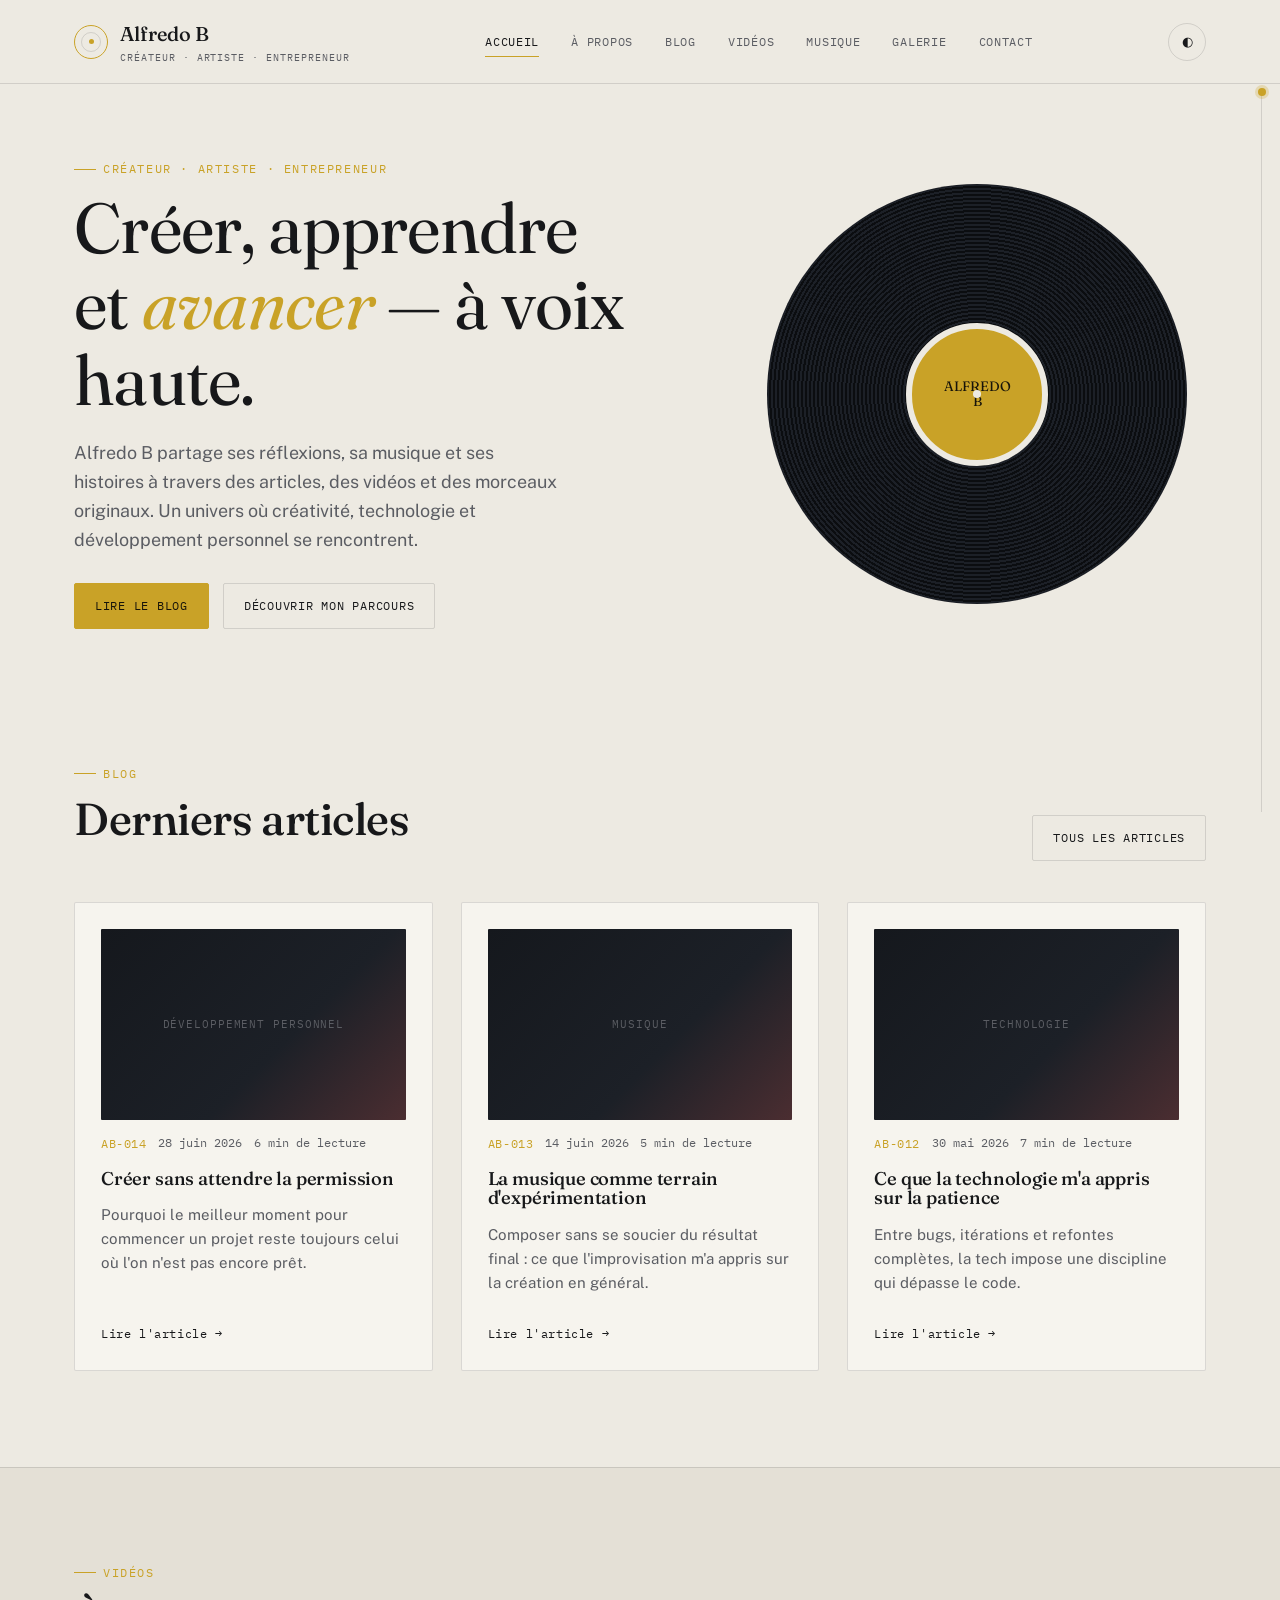
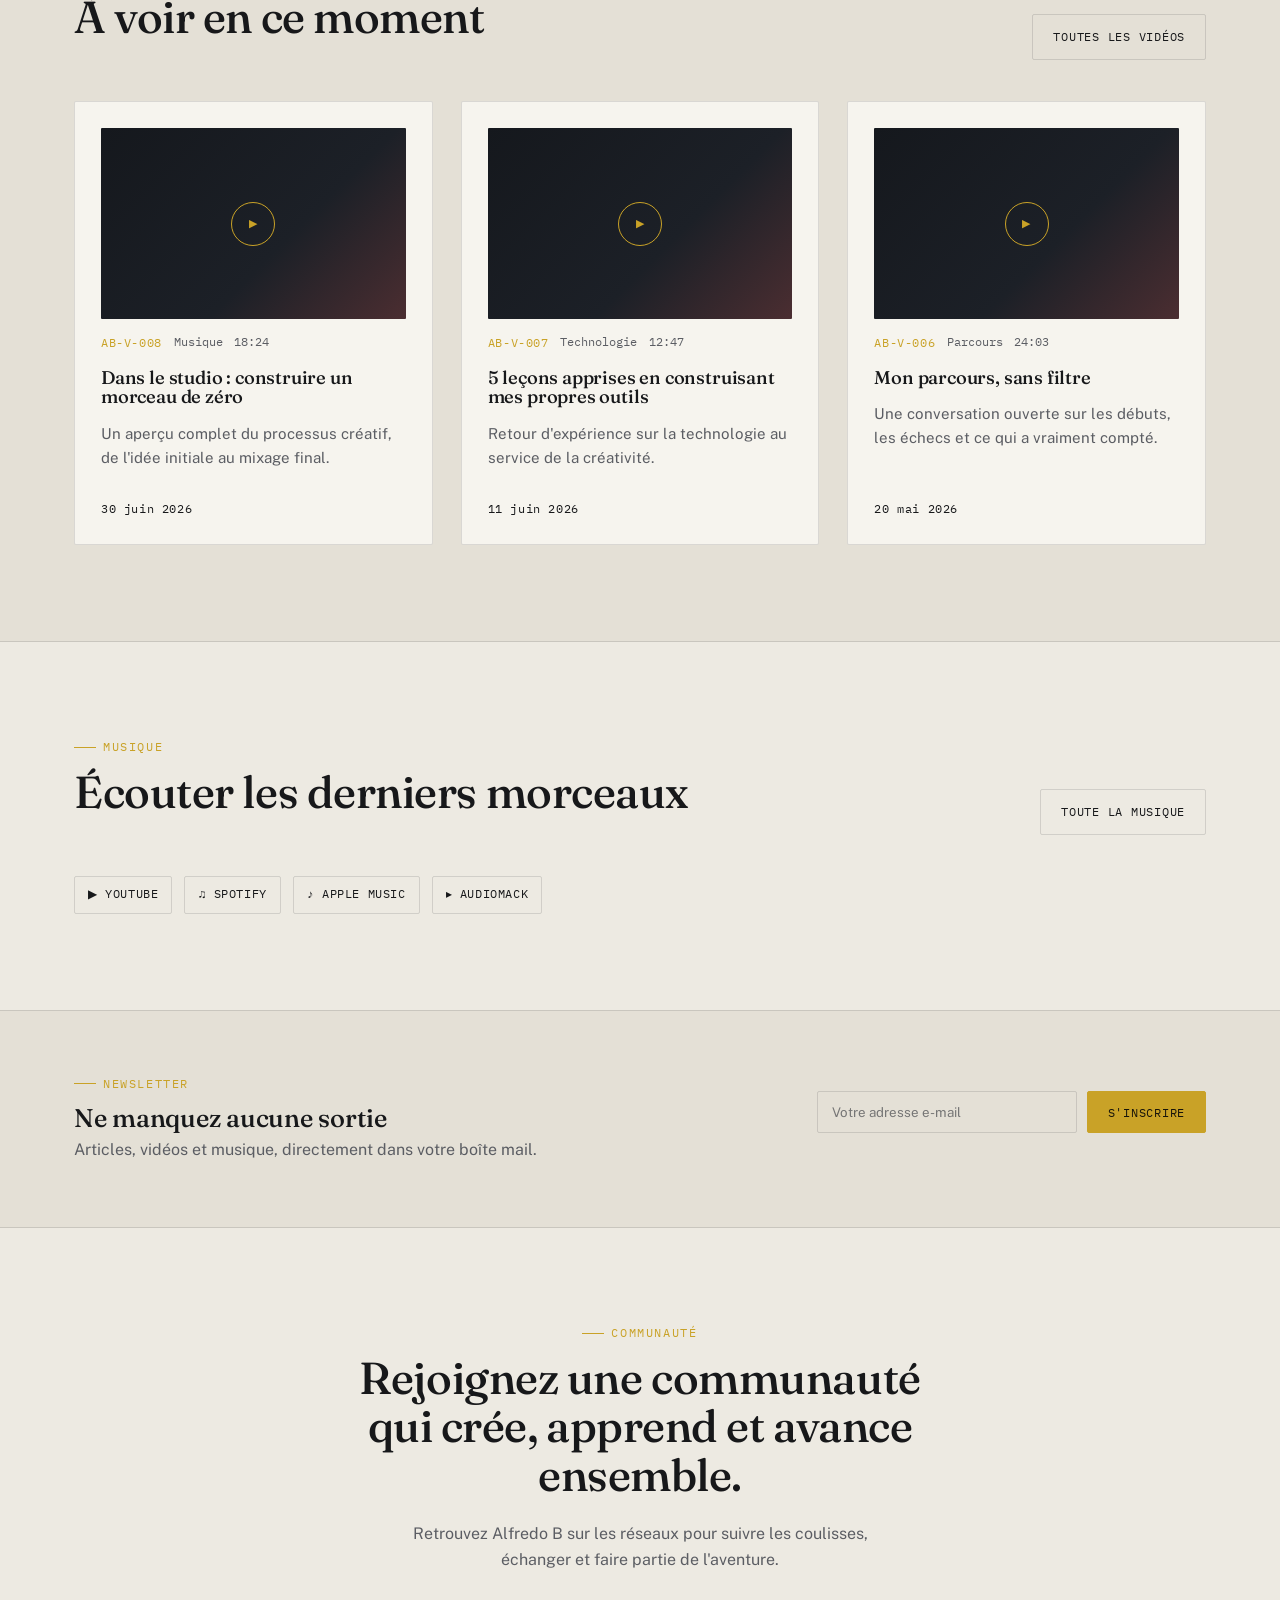
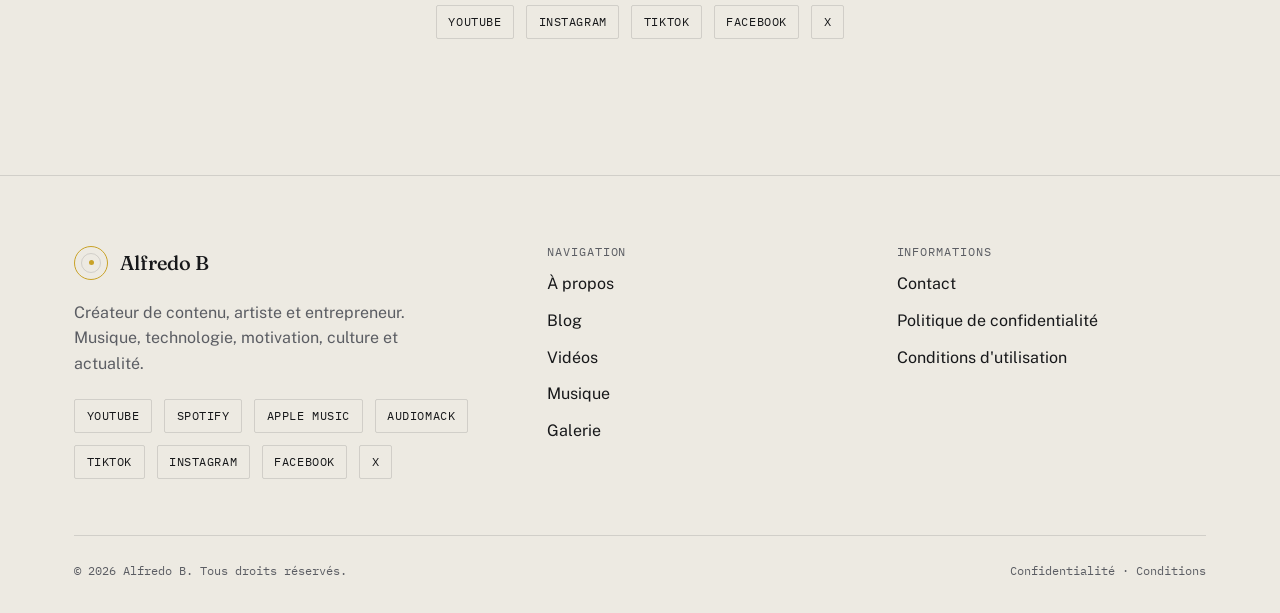
<file: index.html>
<!DOCTYPE html>
<html lang="fr">
<head>
<meta charset="UTF-8">
<meta name="viewport" content="width=device-width, initial-scale=1.0">
<title>Alfredo B — Créateur, artiste & entrepreneur</title>
<meta name="description" content="Site officiel d'Alfredo B : articles, vidéos, musique et parcours d'un créateur passionné par la créativité, la technologie et le développement personnel.">
<link rel="canonical" href="https://www.alfredob.com/">

<!-- Open Graph / réseaux sociaux -->
<meta property="og:type" content="website">
<meta property="og:title" content="Alfredo B — Créateur, artiste & entrepreneur">
<meta property="og:description" content="Articles, vidéos, musique et parcours d'un créateur passionné par la créativité, la technologie et le développement personnel.">
<meta property="og:url" content="https://www.alfredob.com/">
<meta property="og:image" content="assets/images/og-cover.jpg">
<meta name="twitter:card" content="summary_large_image">

<!-- Favicon : remplacez ces fichiers dans /assets/images -->
<link rel="icon" type="image/png" href="assets/images/favicon.png">

<link rel="preconnect" href="https://fonts.googleapis.com">
<link rel="stylesheet" href="assets/css/style.css">

<!-- Repère SEO : données structurées Person (à compléter avec vos vraies infos) -->
<script type="application/ld+json">
{
  "@context": "https://schema.org",
  "@type": "Person",
  "name": "Alfredo B",
  "url": "https://www.alfredob.com/",
  "jobTitle": "Créateur de contenu, artiste, entrepreneur",
  "sameAs": [
    "https://youtube.com/@alfredob",
    "https://open.spotify.com/artist/alfredob",
    "https://instagram.com/alfredob",
    "https://tiktok.com/@alfredob",
    "https://x.com/alfredob"
  ]
}
</script>

<!-- Google Analytics : remplacez G-XXXXXXX par votre identifiant de mesure -->
<!--
<script async src="https://www.googletagmanager.com/gtag/js?id=G-XXXXXXX"></script>
<script>
  window.dataLayer = window.dataLayer || [];
  function gtag(){dataLayer.push(arguments);}
  gtag('js', new Date());
  gtag('config', 'G-XXXXXXX');
</script>
-->
</head>
<body>

<header class="site">
  <div class="nav">
    <a href="index.html" class="logo">
      <!-- Logo : remplacez le <span class="mark"> par <img src="assets/images/logo.svg" alt="Alfredo B"> une fois votre logo prêt -->
      <span class="mark"></span>
      <span>Alfredo B<small>CRÉATEUR · ARTISTE · ENTREPRENEUR</small></span>
    </a>
    <nav class="links" id="nav-links">
      <a href="index.html" class="active">Accueil</a>
      <a href="about.html">À propos</a>
      <a href="blog.html">Blog</a>
      <a href="videos.html">Vidéos</a>
      <a href="music.html">Musique</a>
      <a href="gallery.html">Galerie</a>
      <a href="contact.html">Contact</a>
    </nav>
    <div class="nav-actions">
      <button class="theme-toggle" onclick="toggleTheme()" aria-label="Basculer le thème clair/sombre">◐</button>
      <button class="burger" aria-label="Ouvrir le menu" aria-expanded="false" onclick="document.querySelector('nav.links').classList.toggle('open')">☰</button>
    </div>
  </div>
</header>
<div class="tonearm-rail"><div class="track"></div><div class="head"></div></div>

<main>

  <!-- Bannière : image large, ajoutez assets/images/banner.jpg puis remplacez le placeholder ci-dessous -->
  <section class="hero">
    <div class="wrap hero-grid">
      <div class="reveal in">
        <div class="eyebrow">Créateur · Artiste · Entrepreneur</div>
        <h1>Créer, apprendre<br>et <em>avancer</em> — à voix haute.</h1>
        <p class="hero-lede">Alfredo B partage ses réflexions, sa musique et ses histoires à travers des articles, des vidéos et des morceaux originaux. Un univers où créativité, technologie et développement personnel se rencontrent.</p>
        <div class="hero-cta">
          <a href="blog.html" class="btn btn-solid">Lire le blog</a>
          <a href="about.html" class="btn btn-ghost">Découvrir mon parcours</a>
        </div>
      </div>
      <div class="reveal in" style="transition-delay:.15s;">
        <div class="disc"><div class="label">ALFREDO<br>B</div></div>
      </div>
    </div>
  </section>

  <!-- Derniers articles -->
  <section id="blog">
    <div class="wrap">
      <div class="section-head">
        <div>
          <div class="eyebrow">Blog</div>
          <h2>Derniers articles</h2>
        </div>
        <a href="blog.html" class="btn btn-ghost">Tous les articles</a>
      </div>
      <div class="grid cols-3" id="blog-preview"></div>
    </div>
  </section>

  <!-- Dernières vidéos -->
  <section id="videos" style="background:var(--bg-elev);border-top:1px solid var(--line);border-bottom:1px solid var(--line);">
    <div class="wrap">
      <div class="section-head">
        <div>
          <div class="eyebrow">Vidéos</div>
          <h2>À voir en ce moment</h2>
        </div>
        <a href="videos.html" class="btn btn-ghost">Toutes les vidéos</a>
      </div>
      <div class="grid cols-3" id="videos-preview"></div>
    </div>
  </section>

  <!-- Musique -->
  <section id="music">
    <div class="wrap">
      <div class="section-head">
        <div>
          <div class="eyebrow">Musique</div>
          <h2>Écouter les derniers morceaux</h2>
        </div>
        <a href="music.html" class="btn btn-ghost">Toute la musique</a>
      </div>
      <div id="tracks-teaser">
        <!-- Les 2 premiers morceaux sont injectés via JS sur la page dédiée ; ici un aperçu statique léger -->
      </div>
      <div class="streaming-links">
        <a href="#" target="_blank" rel="noopener">▶ YouTube</a>
        <a href="#" target="_blank" rel="noopener">♫ Spotify</a>
        <a href="#" target="_blank" rel="noopener">♪ Apple Music</a>
        <a href="#" target="_blank" rel="noopener">▸ Audiomack</a>
      </div>
    </div>
  </section>

  <!-- Newsletter -->
  <section class="newsletter">
    <div class="wrap">
      <div>
        <div class="eyebrow">Newsletter</div>
        <h3 style="margin-bottom:.2em;">Ne manquez aucune sortie</h3>
        <p class="muted" style="margin:0;">Articles, vidéos et musique, directement dans votre boîte mail.</p>
      </div>
      <div>
        <form id="newsletter-form">
          <input type="email" required placeholder="Votre adresse e-mail" aria-label="Adresse e-mail">
          <button class="btn btn-solid" type="submit">S'inscrire</button>
        </form>
        <p id="newsletter-msg" class="muted" style="margin-top:.8em;font-size:.85rem;"></p>
      </div>
    </div>
  </section>

  <!-- Communauté -->
  <section>
    <div class="wrap" style="text-align:center;">
      <div class="eyebrow" style="justify-content:center;">Communauté</div>
      <h2 style="max-width:20ch;margin:0 auto .5em;">Rejoignez une communauté qui crée, apprend et avance ensemble.</h2>
      <p class="muted" style="max-width:52ch;margin:0 auto 2em;">Retrouvez Alfredo B sur les réseaux pour suivre les coulisses, échanger et faire partie de l'aventure.</p>
      <div class="social-row" style="justify-content:center;">
        <a href="#" target="_blank" rel="noopener">YouTube</a>
        <a href="#" target="_blank" rel="noopener">Instagram</a>
        <a href="#" target="_blank" rel="noopener">TikTok</a>
        <a href="#" target="_blank" rel="noopener">Facebook</a>
        <a href="#" target="_blank" rel="noopener">X</a>
      </div>
    </div>
  </section>

</main>

<footer class="site">
  <div class="wrap">
    <div class="footer-grid">
      <div>
        <div class="logo" style="margin-bottom:1em;"><span class="mark"></span><span>Alfredo B</span></div>
        <p class="muted" style="max-width:34ch;">Créateur de contenu, artiste et entrepreneur. Musique, technologie, motivation, culture et actualité.</p>
        <div class="social-row" style="margin-top:1.4rem;">
          <a href="#" target="_blank" rel="noopener">YouTube</a>
          <a href="#" target="_blank" rel="noopener">Spotify</a>
          <a href="#" target="_blank" rel="noopener">Apple Music</a>
          <a href="#" target="_blank" rel="noopener">Audiomack</a>
          <a href="#" target="_blank" rel="noopener">TikTok</a>
          <a href="#" target="_blank" rel="noopener">Instagram</a>
          <a href="#" target="_blank" rel="noopener">Facebook</a>
          <a href="#" target="_blank" rel="noopener">X</a>
        </div>
      </div>
      <div>
        <h4>Navigation</h4>
        <ul>
          <li><a href="about.html">À propos</a></li>
          <li><a href="blog.html">Blog</a></li>
          <li><a href="videos.html">Vidéos</a></li>
          <li><a href="music.html">Musique</a></li>
          <li><a href="gallery.html">Galerie</a></li>
        </ul>
      </div>
      <div>
        <h4>Informations</h4>
        <ul>
          <li><a href="contact.html">Contact</a></li>
          <li><a href="privacy.html">Politique de confidentialité</a></li>
          <li><a href="terms.html">Conditions d'utilisation</a></li>
        </ul>
      </div>
    </div>
    <div class="footer-bottom">
      <span>© <span id="year"></span> Alfredo B. Tous droits réservés.</span>
      <span><a href="privacy.html">Confidentialité</a> · <a href="terms.html">Conditions</a></span>
    </div>
  </div>
</footer>

<script src="assets/js/main.js"></script>
</body>
</html>
</file>
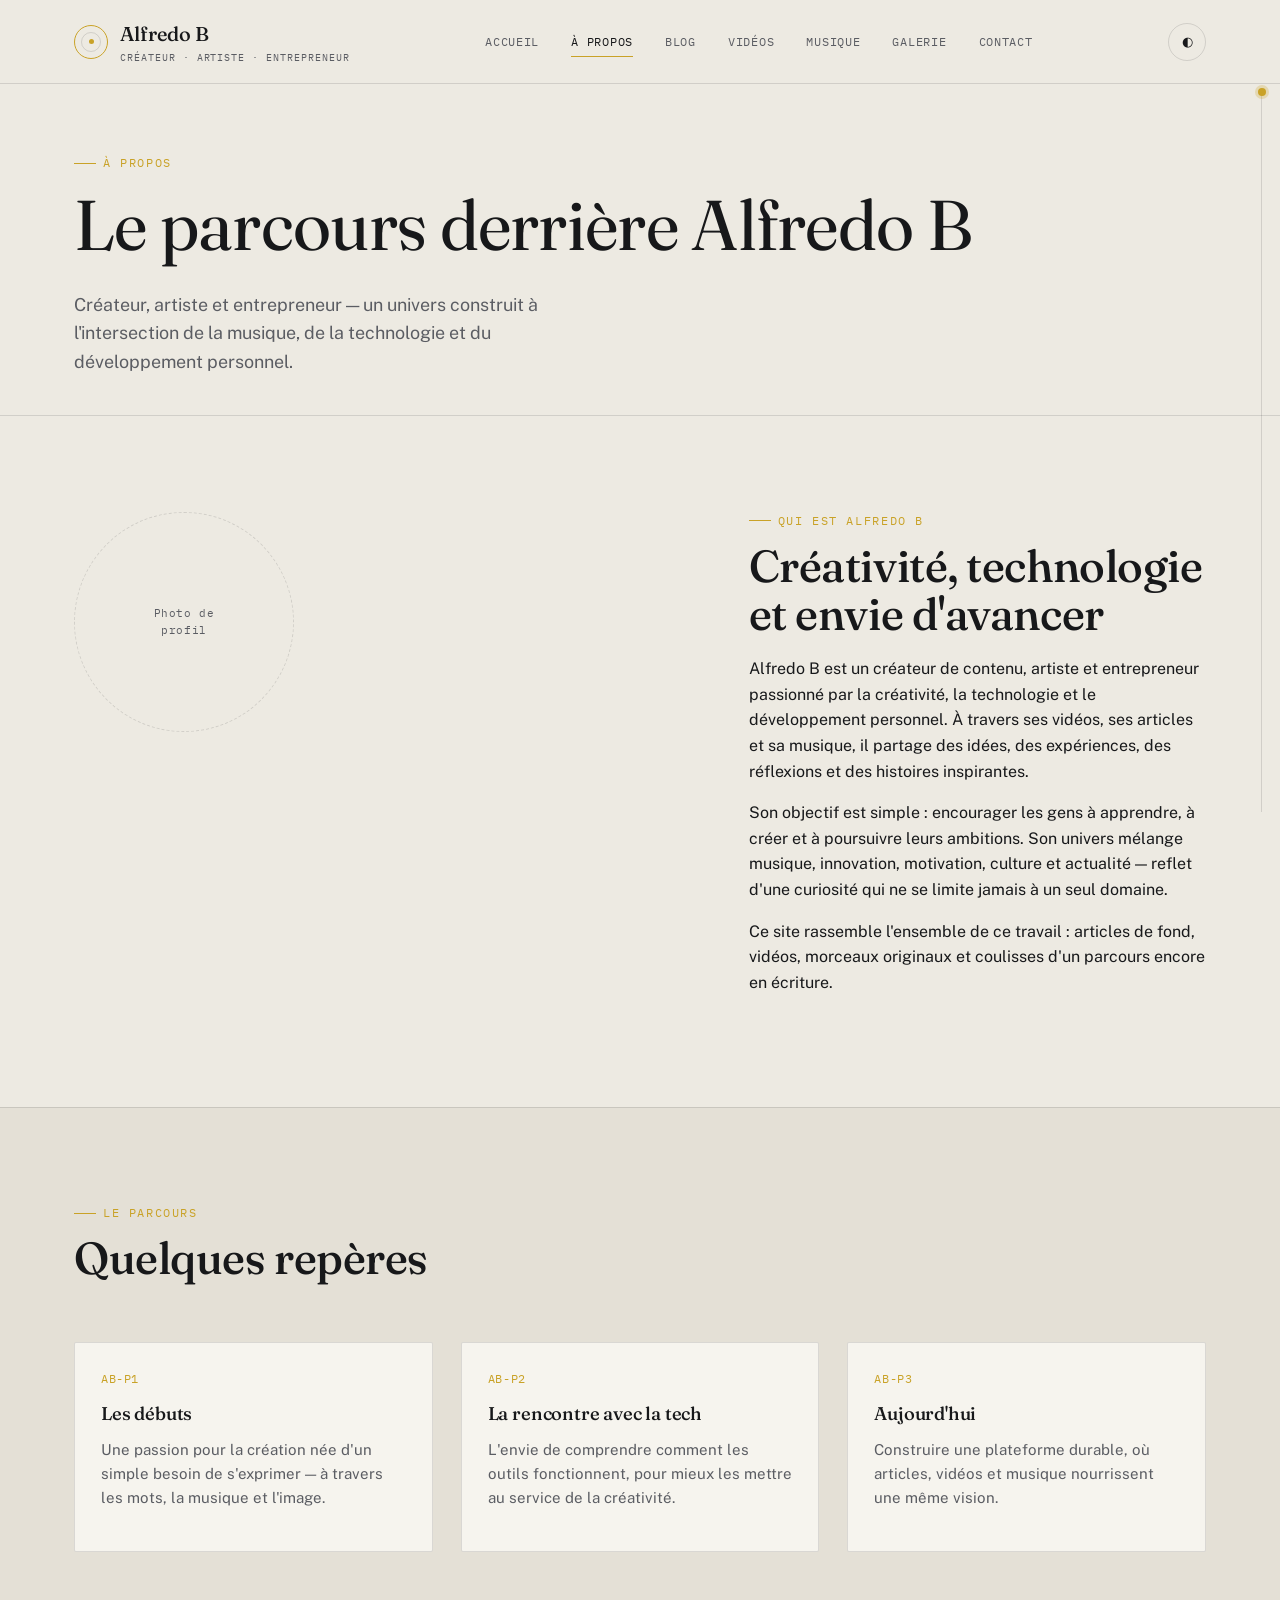
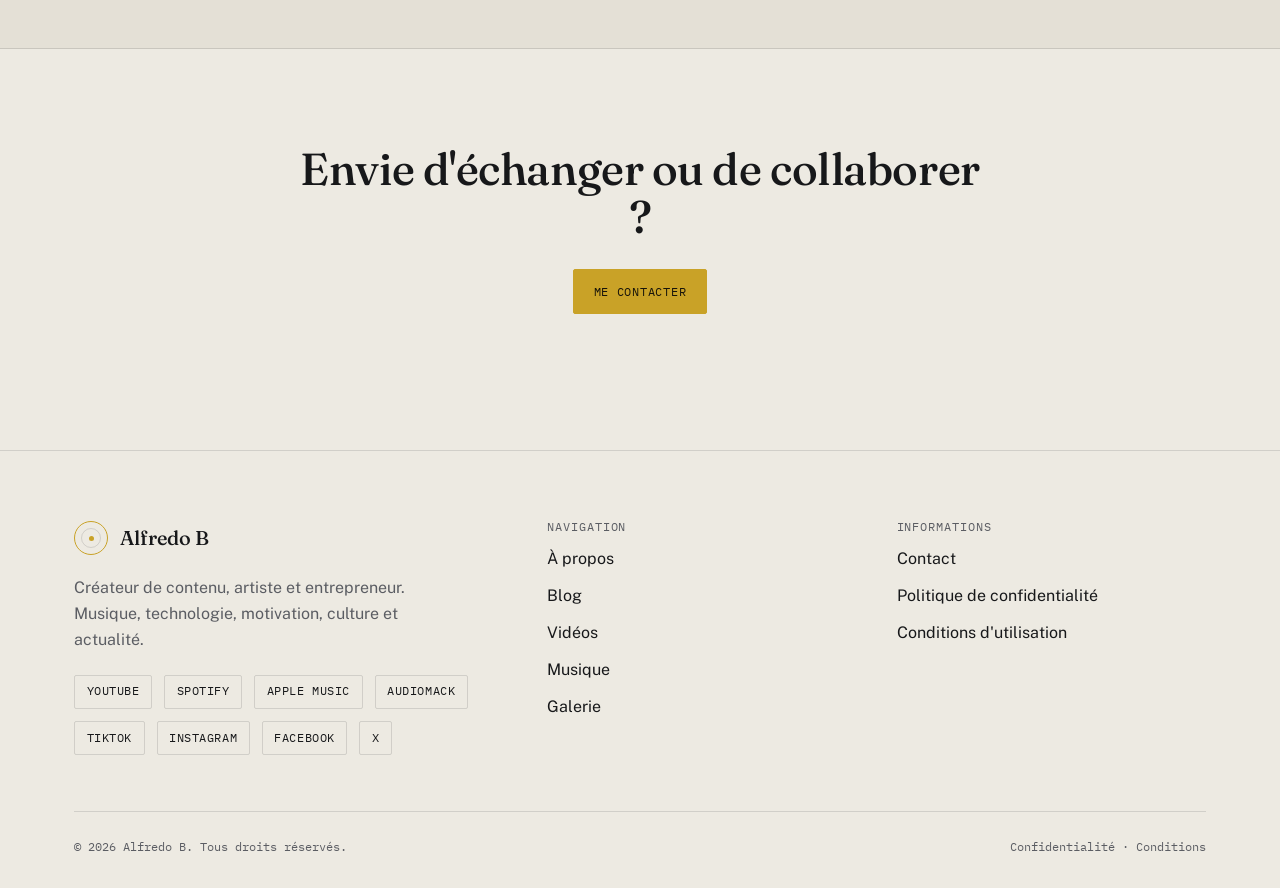
<file: about.html>
<!DOCTYPE html>
<html lang="fr">
<head>
<meta charset="UTF-8">
<meta name="viewport" content="width=device-width, initial-scale=1.0">
<title>À propos — Alfredo B</title>
<meta name="description" content="Découvrez le parcours d'Alfredo B, créateur de contenu, artiste et entrepreneur passionné par la créativité, la technologie et le développement personnel.">
<link rel="canonical" href="https://www.alfredob.com/about.html">
<meta property="og:type" content="website">
<meta property="og:title" content="À propos — Alfredo B">
<meta property="og:description" content="Découvrez le parcours d'Alfredo B, créateur de contenu, artiste et entrepreneur passionné par la créativité, la technologie et le développement personnel.">
<meta property="og:url" content="https://www.alfredob.com/about.html">
<meta property="og:image" content="assets/images/og-cover.jpg">
<meta name="twitter:card" content="summary_large_image">
<link rel="icon" type="image/png" href="assets/images/favicon.png">
<link rel="preconnect" href="https://fonts.googleapis.com">
<link rel="stylesheet" href="assets/css/style.css">
</head>
<body>

<header class="site">
  <div class="nav">
    <a href="index.html" class="logo">
      <span class="mark"></span>
      <span>Alfredo B<small>CRÉATEUR · ARTISTE · ENTREPRENEUR</small></span>
    </a>
    <nav class="links" id="nav-links">
      <a href="index.html" >Accueil</a>
      <a href="about.html" class="active">À propos</a>
      <a href="blog.html" >Blog</a>
      <a href="videos.html" >Vidéos</a>
      <a href="music.html" >Musique</a>
      <a href="gallery.html" >Galerie</a>
      <a href="contact.html" >Contact</a>
    </nav>
    <div class="nav-actions">
      <button class="theme-toggle" onclick="toggleTheme()" aria-label="Basculer le thème clair/sombre">◐</button>
      <button class="burger" aria-label="Ouvrir le menu" aria-expanded="false" onclick="document.querySelector('nav.links').classList.toggle('open')">☰</button>
    </div>
  </div>
</header>
<div class="tonearm-rail"><div class="track"></div><div class="head"></div></div>

<main>

  <section class="page-head">
    <div class="wrap">
      <div class="eyebrow">À propos</div>
      <h1>Le parcours derrière Alfredo B</h1>
      <p class="hero-lede">Créateur, artiste et entrepreneur — un univers construit à l'intersection de la musique, de la technologie et du développement personnel.</p>
    </div>
  </section>

  <section>
    <div class="wrap">
      <div class="hero-grid" style="align-items:start;">
        <div class="reveal">
          <!-- Photo de profil : ajoutez assets/images/profile.jpg puis remplacez le placeholder ci-dessous par <img> -->
          <div class="placeholder profile-placeholder" style="margin:0;">Photo de<br>profil</div>
        </div>
        <div class="reveal" style="transition-delay:.1s;">
          <div class="eyebrow">Qui est Alfredo B</div>
          <h2>Créativité, technologie et envie d'avancer</h2>
          <p>Alfredo B est un créateur de contenu, artiste et entrepreneur passionné par la créativité, la technologie et le développement personnel. À travers ses vidéos, ses articles et sa musique, il partage des idées, des expériences, des réflexions et des histoires inspirantes.</p>
          <p>Son objectif est simple&nbsp;: encourager les gens à apprendre, à créer et à poursuivre leurs ambitions. Son univers mélange musique, innovation, motivation, culture et actualité — reflet d'une curiosité qui ne se limite jamais à un seul domaine.</p>
          <p>Ce site rassemble l'ensemble de ce travail&nbsp;: articles de fond, vidéos, morceaux originaux et coulisses d'un parcours encore en écriture.</p>
        </div>
      </div>
    </div>
  </section>

  <section style="background:var(--bg-elev);border-top:1px solid var(--line);border-bottom:1px solid var(--line);">
    <div class="wrap">
      <div class="section-head"><div><div class="eyebrow">Le parcours</div><h2>Quelques repères</h2></div></div>
      <div class="grid cols-3">
        <div class="card reveal">
          <span class="cat-no">AB-P1</span>
          <h3>Les débuts</h3>
          <p class="excerpt">Une passion pour la création née d'un simple besoin de s'exprimer — à travers les mots, la musique et l'image.</p>
        </div>
        <div class="card reveal">
          <span class="cat-no">AB-P2</span>
          <h3>La rencontre avec la tech</h3>
          <p class="excerpt">L'envie de comprendre comment les outils fonctionnent, pour mieux les mettre au service de la créativité.</p>
        </div>
        <div class="card reveal">
          <span class="cat-no">AB-P3</span>
          <h3>Aujourd'hui</h3>
          <p class="excerpt">Construire une plateforme durable, où articles, vidéos et musique nourrissent une même vision.</p>
        </div>
      </div>
    </div>
  </section>

  <section style="text-align:center;">
    <div class="wrap">
      <h2 style="max-width:24ch;margin:0 auto .6em;">Envie d'échanger ou de collaborer ?</h2>
      <a href="contact.html" class="btn btn-solid">Me contacter</a>
    </div>
  </section>

</main>

<footer class="site">
  <div class="wrap">
    <div class="footer-grid">
      <div>
        <div class="logo" style="margin-bottom:1em;"><span class="mark"></span><span>Alfredo B</span></div>
        <p class="muted" style="max-width:34ch;">Créateur de contenu, artiste et entrepreneur. Musique, technologie, motivation, culture et actualité.</p>
        <div class="social-row" style="margin-top:1.4rem;">
          <a href="#" target="_blank" rel="noopener">YouTube</a>
          <a href="#" target="_blank" rel="noopener">Spotify</a>
          <a href="#" target="_blank" rel="noopener">Apple Music</a>
          <a href="#" target="_blank" rel="noopener">Audiomack</a>
          <a href="#" target="_blank" rel="noopener">TikTok</a>
          <a href="#" target="_blank" rel="noopener">Instagram</a>
          <a href="#" target="_blank" rel="noopener">Facebook</a>
          <a href="#" target="_blank" rel="noopener">X</a>
        </div>
      </div>
      <div>
        <h4>Navigation</h4>
        <ul>
          <li><a href="about.html">À propos</a></li>
          <li><a href="blog.html">Blog</a></li>
          <li><a href="videos.html">Vidéos</a></li>
          <li><a href="music.html">Musique</a></li>
          <li><a href="gallery.html">Galerie</a></li>
        </ul>
      </div>
      <div>
        <h4>Informations</h4>
        <ul>
          <li><a href="contact.html">Contact</a></li>
          <li><a href="privacy.html">Politique de confidentialité</a></li>
          <li><a href="terms.html">Conditions d'utilisation</a></li>
        </ul>
      </div>
    </div>
    <div class="footer-bottom">
      <span>© <span id="year"></span> Alfredo B. Tous droits réservés.</span>
      <span><a href="privacy.html">Confidentialité</a> · <a href="terms.html">Conditions</a></span>
    </div>
  </div>
</footer>

<script src="assets/js/main.js"></script>
</body>
</html>
</file>
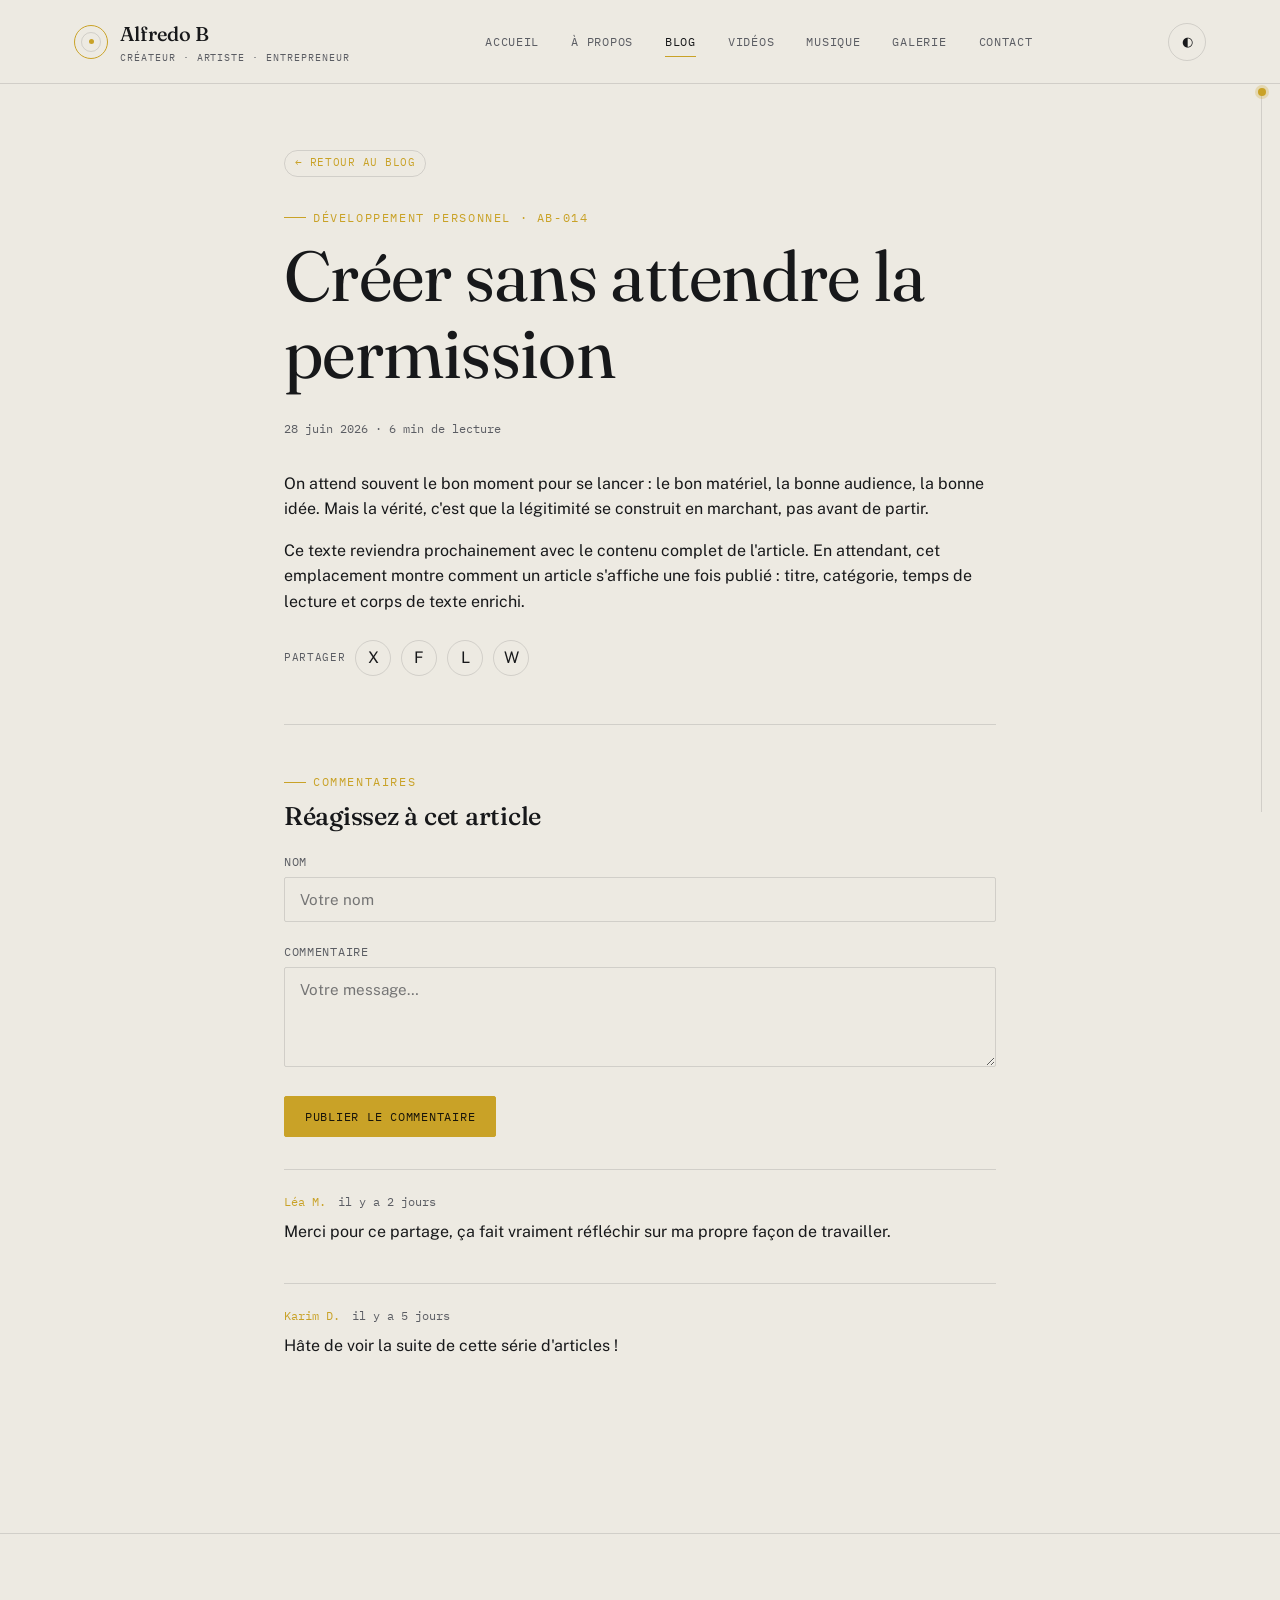
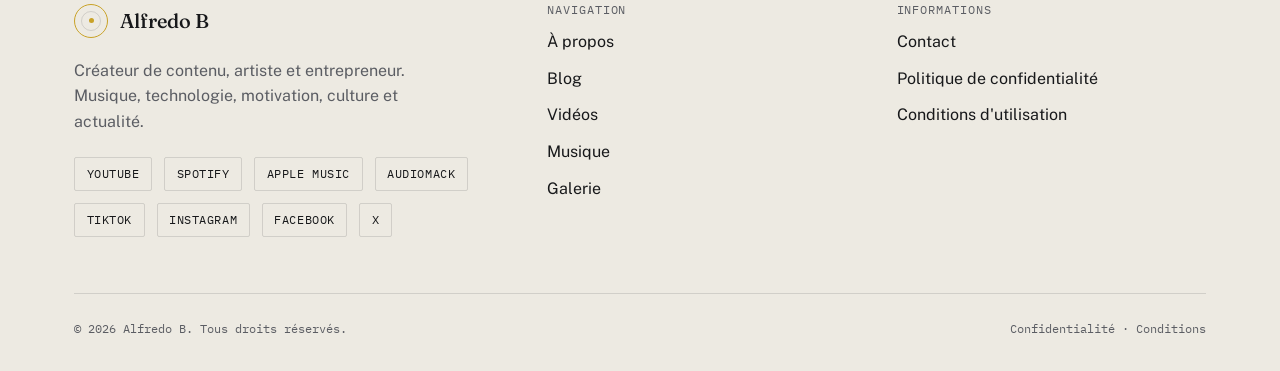
<file: article.html>
<!DOCTYPE html>
<html lang="fr">
<head>
<meta charset="UTF-8">
<meta name="viewport" content="width=device-width, initial-scale=1.0">
<title>Article — Alfredo B</title>
<meta name="description" content="Lire un article du blog d'Alfredo B.">
<link rel="canonical" href="https://www.alfredob.com/article.html">
<meta property="og:type" content="website">
<meta property="og:title" content="Article — Alfredo B">
<meta property="og:description" content="Lire un article du blog d'Alfredo B.">
<meta property="og:url" content="https://www.alfredob.com/article.html">
<meta property="og:image" content="assets/images/og-cover.jpg">
<meta name="twitter:card" content="summary_large_image">
<link rel="icon" type="image/png" href="assets/images/favicon.png">
<link rel="preconnect" href="https://fonts.googleapis.com">
<link rel="stylesheet" href="assets/css/style.css">
</head>
<body>

<header class="site">
  <div class="nav">
    <a href="index.html" class="logo">
      <span class="mark"></span>
      <span>Alfredo B<small>CRÉATEUR · ARTISTE · ENTREPRENEUR</small></span>
    </a>
    <nav class="links" id="nav-links">
      <a href="index.html" >Accueil</a>
      <a href="about.html" >À propos</a>
      <a href="blog.html" class="active">Blog</a>
      <a href="videos.html" >Vidéos</a>
      <a href="music.html" >Musique</a>
      <a href="gallery.html" >Galerie</a>
      <a href="contact.html" >Contact</a>
    </nav>
    <div class="nav-actions">
      <button class="theme-toggle" onclick="toggleTheme()" aria-label="Basculer le thème clair/sombre">◐</button>
      <button class="burger" aria-label="Ouvrir le menu" aria-expanded="false" onclick="document.querySelector('nav.links').classList.toggle('open')">☰</button>
    </div>
  </div>
</header>
<div class="tonearm-rail"><div class="track"></div><div class="head"></div></div>

<main>

  <section style="padding-top:64px;">
    <div class="wrap" style="max-width:760px;">
      <a href="blog.html" class="pill" style="margin-bottom:2rem;display:inline-block;">← Retour au blog</a>
      <div id="article-content"><p class="muted">Chargement de l'article…</p></div>

      <div id="share-row" class="share-row"></div>

      <hr style="border:none;border-top:1px solid var(--line);margin:3rem 0;">

      <!-- Commentaires : ce formulaire est une démonstration front-end.
           Pour publier de vrais commentaires modérés, connectez un service
           (Disqus, Giscus, ou une base de données via votre back-office). -->
      <div class="eyebrow">Commentaires</div>
      <h3 style="margin-bottom:1.4rem;">Réagissez à cet article</h3>

      <form id="comment-form" style="margin-bottom:2rem;">
        <div class="form-field">
          <label for="comment-name">Nom</label>
          <input type="text" id="comment-name" placeholder="Votre nom">
        </div>
        <div class="form-field">
          <label for="comment-text">Commentaire</label>
          <textarea id="comment-text" required placeholder="Votre message…" style="min-height:100px;"></textarea>
        </div>
        <button class="btn btn-solid" type="submit">Publier le commentaire</button>
      </form>

      <div id="comments-list">
        <div class="comment">
          <div class="who">Léa M. <span>il y a 2 jours</span></div>
          <p>Merci pour ce partage, ça fait vraiment réfléchir sur ma propre façon de travailler.</p>
        </div>
        <div class="comment">
          <div class="who">Karim D. <span>il y a 5 jours</span></div>
          <p>Hâte de voir la suite de cette série d'articles !</p>
        </div>
      </div>
    </div>
  </section>

</main>

<footer class="site">
  <div class="wrap">
    <div class="footer-grid">
      <div>
        <div class="logo" style="margin-bottom:1em;"><span class="mark"></span><span>Alfredo B</span></div>
        <p class="muted" style="max-width:34ch;">Créateur de contenu, artiste et entrepreneur. Musique, technologie, motivation, culture et actualité.</p>
        <div class="social-row" style="margin-top:1.4rem;">
          <a href="#" target="_blank" rel="noopener">YouTube</a>
          <a href="#" target="_blank" rel="noopener">Spotify</a>
          <a href="#" target="_blank" rel="noopener">Apple Music</a>
          <a href="#" target="_blank" rel="noopener">Audiomack</a>
          <a href="#" target="_blank" rel="noopener">TikTok</a>
          <a href="#" target="_blank" rel="noopener">Instagram</a>
          <a href="#" target="_blank" rel="noopener">Facebook</a>
          <a href="#" target="_blank" rel="noopener">X</a>
        </div>
      </div>
      <div>
        <h4>Navigation</h4>
        <ul>
          <li><a href="about.html">À propos</a></li>
          <li><a href="blog.html">Blog</a></li>
          <li><a href="videos.html">Vidéos</a></li>
          <li><a href="music.html">Musique</a></li>
          <li><a href="gallery.html">Galerie</a></li>
        </ul>
      </div>
      <div>
        <h4>Informations</h4>
        <ul>
          <li><a href="contact.html">Contact</a></li>
          <li><a href="privacy.html">Politique de confidentialité</a></li>
          <li><a href="terms.html">Conditions d'utilisation</a></li>
        </ul>
      </div>
    </div>
    <div class="footer-bottom">
      <span>© <span id="year"></span> Alfredo B. Tous droits réservés.</span>
      <span><a href="privacy.html">Confidentialité</a> · <a href="terms.html">Conditions</a></span>
    </div>
  </div>
</footer>

<script src="assets/js/main.js"></script>
</body>
</html>
</file>
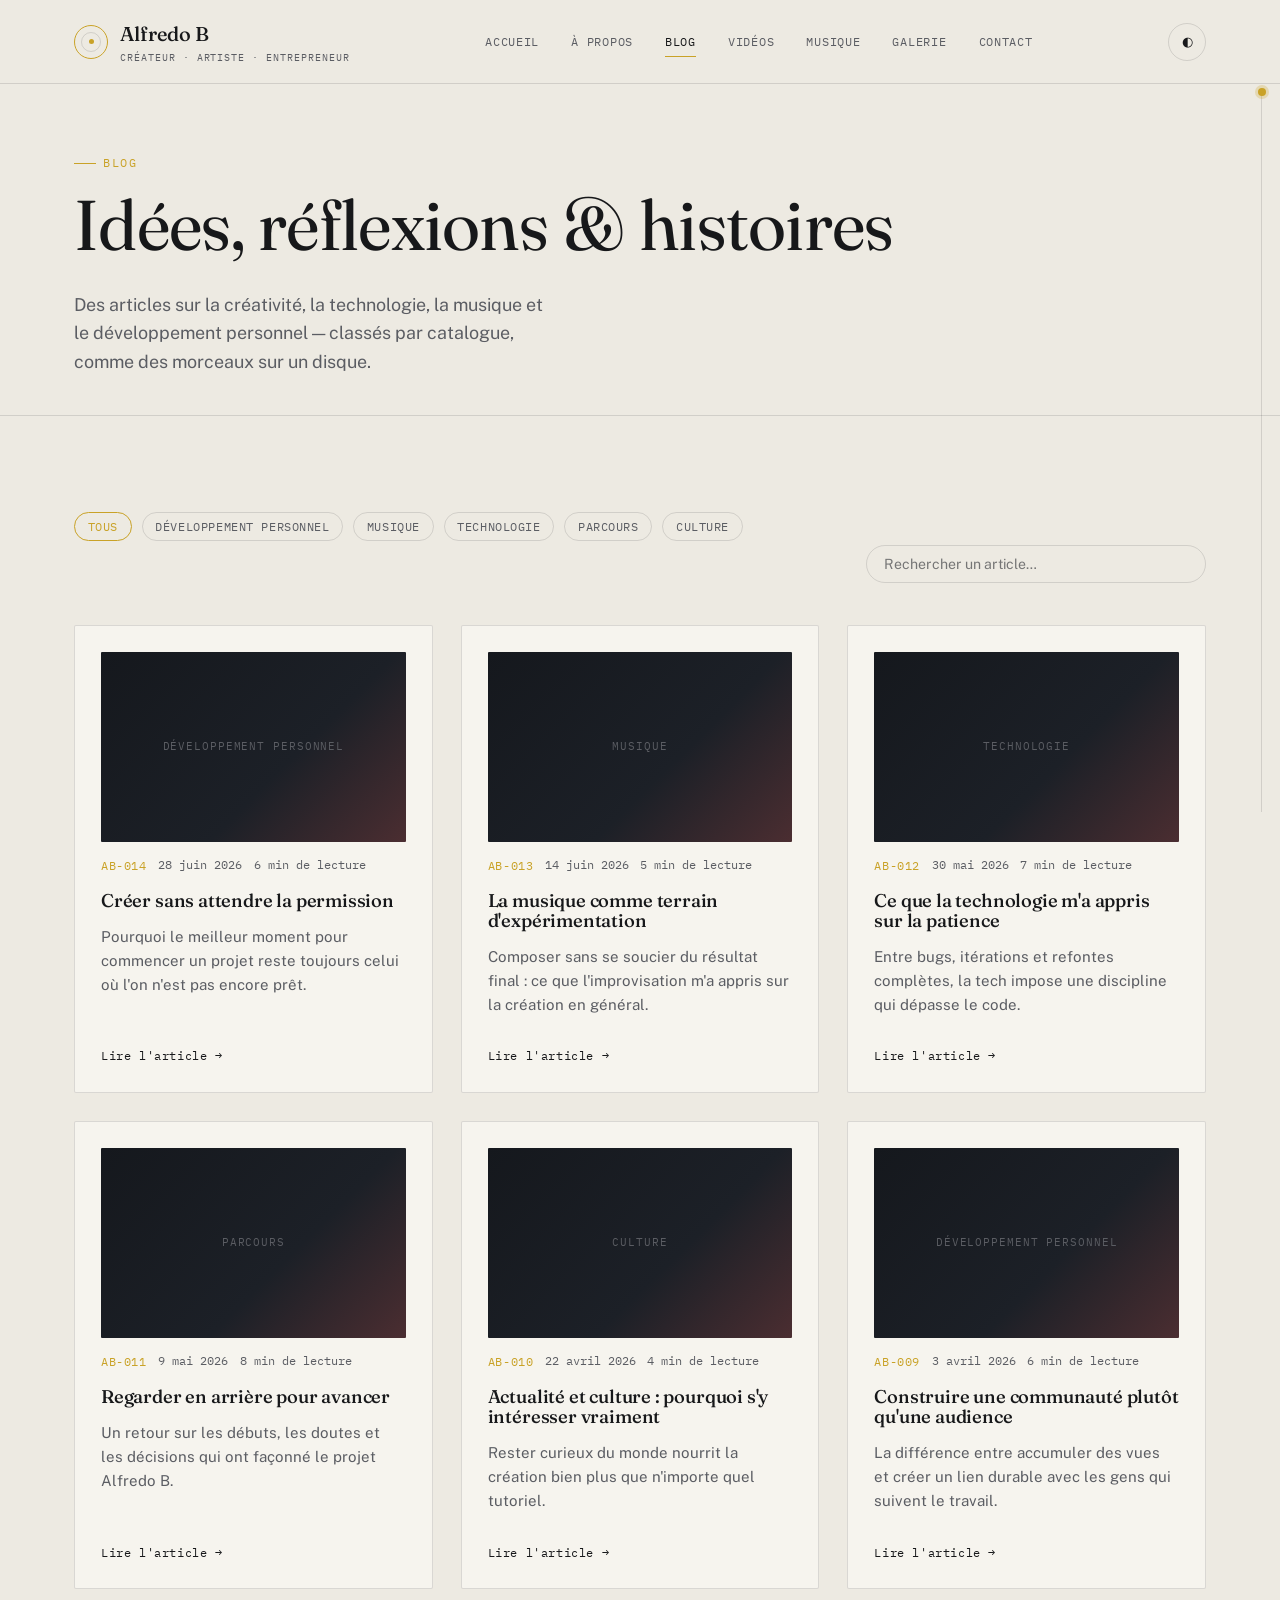
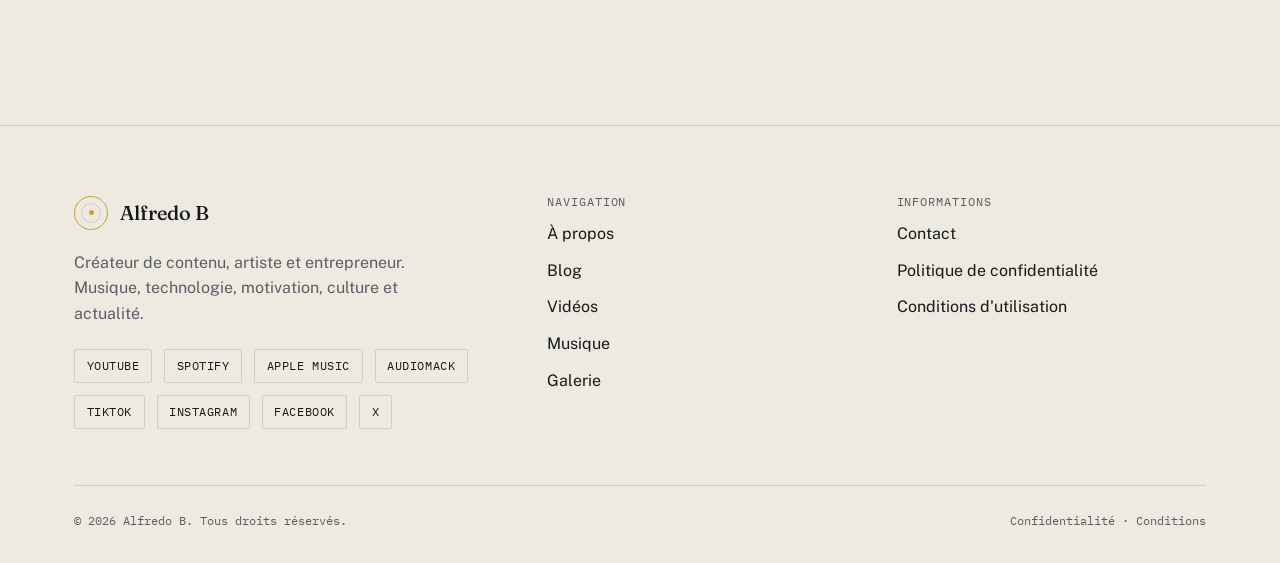
<file: blog.html>
<!DOCTYPE html>
<html lang="fr">
<head>
<meta charset="UTF-8">
<meta name="viewport" content="width=device-width, initial-scale=1.0">
<title>Blog — Alfredo B</title>
<meta name="description" content="Tous les articles d'Alfredo B : créativité, technologie, musique, culture et développement personnel.">
<link rel="canonical" href="https://www.alfredob.com/blog.html">
<meta property="og:type" content="website">
<meta property="og:title" content="Blog — Alfredo B">
<meta property="og:description" content="Tous les articles d'Alfredo B : créativité, technologie, musique, culture et développement personnel.">
<meta property="og:url" content="https://www.alfredob.com/blog.html">
<meta property="og:image" content="assets/images/og-cover.jpg">
<meta name="twitter:card" content="summary_large_image">
<link rel="icon" type="image/png" href="assets/images/favicon.png">
<link rel="preconnect" href="https://fonts.googleapis.com">
<link rel="stylesheet" href="assets/css/style.css">
</head>
<body>

<header class="site">
  <div class="nav">
    <a href="index.html" class="logo">
      <span class="mark"></span>
      <span>Alfredo B<small>CRÉATEUR · ARTISTE · ENTREPRENEUR</small></span>
    </a>
    <nav class="links" id="nav-links">
      <a href="index.html" >Accueil</a>
      <a href="about.html" >À propos</a>
      <a href="blog.html" class="active">Blog</a>
      <a href="videos.html" >Vidéos</a>
      <a href="music.html" >Musique</a>
      <a href="gallery.html" >Galerie</a>
      <a href="contact.html" >Contact</a>
    </nav>
    <div class="nav-actions">
      <button class="theme-toggle" onclick="toggleTheme()" aria-label="Basculer le thème clair/sombre">◐</button>
      <button class="burger" aria-label="Ouvrir le menu" aria-expanded="false" onclick="document.querySelector('nav.links').classList.toggle('open')">☰</button>
    </div>
  </div>
</header>
<div class="tonearm-rail"><div class="track"></div><div class="head"></div></div>

<main>

  <section class="page-head">
    <div class="wrap">
      <div class="eyebrow">Blog</div>
      <h1>Idées, réflexions & histoires</h1>
      <p class="hero-lede">Des articles sur la créativité, la technologie, la musique et le développement personnel — classés par catalogue, comme des morceaux sur un disque.</p>
    </div>
  </section>

  <section>
    <div class="wrap">
      <div class="section-head">
        <div id="blog-filters" class="filters"></div>
        <div class="search-box">
          <input type="search" id="blog-search" placeholder="Rechercher un article…" aria-label="Rechercher un article">
        </div>
      </div>
      <div class="grid cols-3" id="blog-grid"></div>
    </div>
  </section>

</main>

<footer class="site">
  <div class="wrap">
    <div class="footer-grid">
      <div>
        <div class="logo" style="margin-bottom:1em;"><span class="mark"></span><span>Alfredo B</span></div>
        <p class="muted" style="max-width:34ch;">Créateur de contenu, artiste et entrepreneur. Musique, technologie, motivation, culture et actualité.</p>
        <div class="social-row" style="margin-top:1.4rem;">
          <a href="#" target="_blank" rel="noopener">YouTube</a>
          <a href="#" target="_blank" rel="noopener">Spotify</a>
          <a href="#" target="_blank" rel="noopener">Apple Music</a>
          <a href="#" target="_blank" rel="noopener">Audiomack</a>
          <a href="#" target="_blank" rel="noopener">TikTok</a>
          <a href="#" target="_blank" rel="noopener">Instagram</a>
          <a href="#" target="_blank" rel="noopener">Facebook</a>
          <a href="#" target="_blank" rel="noopener">X</a>
        </div>
      </div>
      <div>
        <h4>Navigation</h4>
        <ul>
          <li><a href="about.html">À propos</a></li>
          <li><a href="blog.html">Blog</a></li>
          <li><a href="videos.html">Vidéos</a></li>
          <li><a href="music.html">Musique</a></li>
          <li><a href="gallery.html">Galerie</a></li>
        </ul>
      </div>
      <div>
        <h4>Informations</h4>
        <ul>
          <li><a href="contact.html">Contact</a></li>
          <li><a href="privacy.html">Politique de confidentialité</a></li>
          <li><a href="terms.html">Conditions d'utilisation</a></li>
        </ul>
      </div>
    </div>
    <div class="footer-bottom">
      <span>© <span id="year"></span> Alfredo B. Tous droits réservés.</span>
      <span><a href="privacy.html">Confidentialité</a> · <a href="terms.html">Conditions</a></span>
    </div>
  </div>
</footer>

<script src="assets/js/main.js"></script>
</body>
</html>
</file>
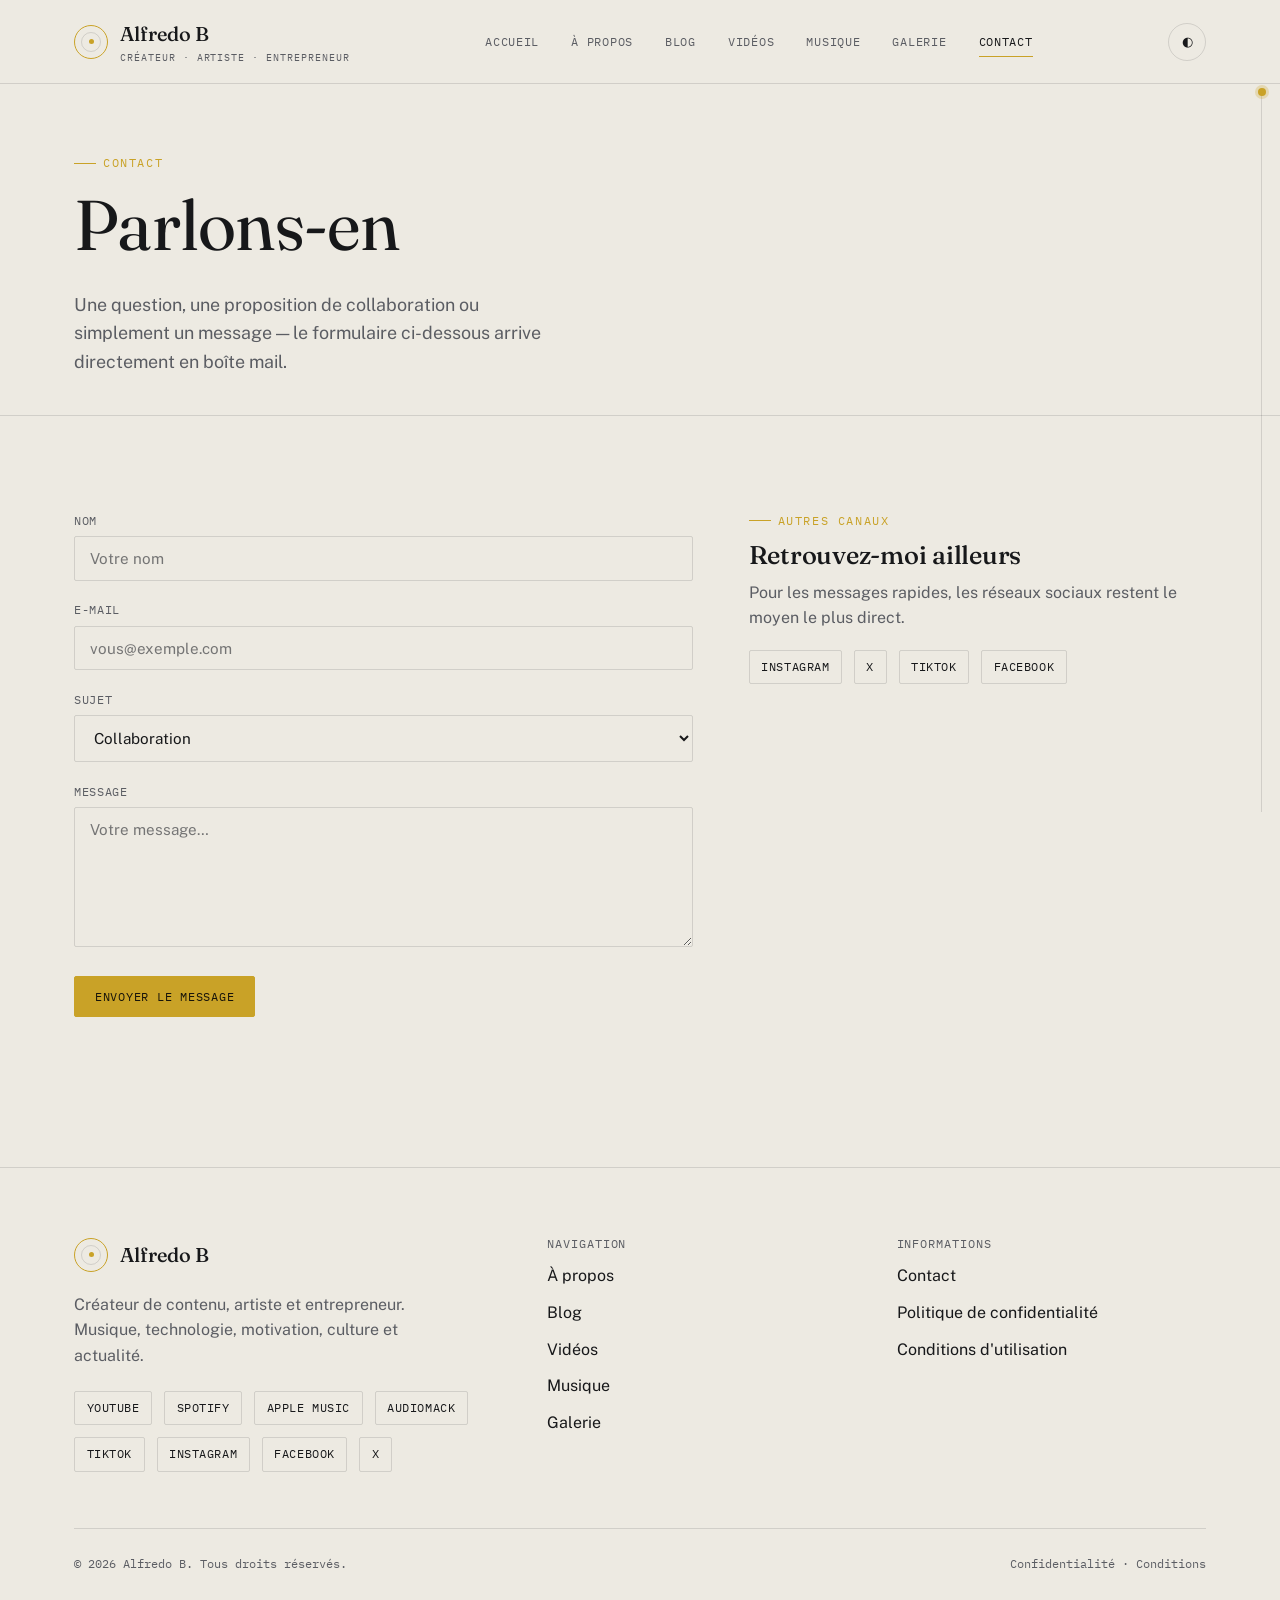
<file: contact.html>
<!DOCTYPE html>
<html lang="fr">
<head>
<meta charset="UTF-8">
<meta name="viewport" content="width=device-width, initial-scale=1.0">
<title>Contact — Alfredo B</title>
<meta name="description" content="Contactez Alfredo B pour une collaboration, une question ou un message.">
<link rel="canonical" href="https://www.alfredob.com/contact.html">
<meta property="og:type" content="website">
<meta property="og:title" content="Contact — Alfredo B">
<meta property="og:description" content="Contactez Alfredo B pour une collaboration, une question ou un message.">
<meta property="og:url" content="https://www.alfredob.com/contact.html">
<meta property="og:image" content="assets/images/og-cover.jpg">
<meta name="twitter:card" content="summary_large_image">
<link rel="icon" type="image/png" href="assets/images/favicon.png">
<link rel="preconnect" href="https://fonts.googleapis.com">
<link rel="stylesheet" href="assets/css/style.css">
</head>
<body>

<header class="site">
  <div class="nav">
    <a href="index.html" class="logo">
      <span class="mark"></span>
      <span>Alfredo B<small>CRÉATEUR · ARTISTE · ENTREPRENEUR</small></span>
    </a>
    <nav class="links" id="nav-links">
      <a href="index.html" >Accueil</a>
      <a href="about.html" >À propos</a>
      <a href="blog.html" >Blog</a>
      <a href="videos.html" >Vidéos</a>
      <a href="music.html" >Musique</a>
      <a href="gallery.html" >Galerie</a>
      <a href="contact.html" class="active">Contact</a>
    </nav>
    <div class="nav-actions">
      <button class="theme-toggle" onclick="toggleTheme()" aria-label="Basculer le thème clair/sombre">◐</button>
      <button class="burger" aria-label="Ouvrir le menu" aria-expanded="false" onclick="document.querySelector('nav.links').classList.toggle('open')">☰</button>
    </div>
  </div>
</header>
<div class="tonearm-rail"><div class="track"></div><div class="head"></div></div>

<main>

  <section class="page-head">
    <div class="wrap">
      <div class="eyebrow">Contact</div>
      <h1>Parlons-en</h1>
      <p class="hero-lede">Une question, une proposition de collaboration ou simplement un message — le formulaire ci-dessous arrive directement en boîte mail.</p>
    </div>
  </section>

  <section>
    <div class="wrap hero-grid" style="align-items:start;">
      <div class="reveal">
        <!-- Ce formulaire est prêt côté design ; pour qu'il envoie réellement un e-mail,
             reliez-le à un service comme Formspree, Netlify Forms ou votre propre back-end. -->
        <form id="contact-form">
          <div class="form-field">
            <label for="c-name">Nom</label>
            <input type="text" id="c-name" required placeholder="Votre nom">
          </div>
          <div class="form-field">
            <label for="c-email">E-mail</label>
            <input type="email" id="c-email" required placeholder="vous@exemple.com">
          </div>
          <div class="form-field">
            <label for="c-subject">Sujet</label>
            <select id="c-subject">
              <option>Collaboration</option>
              <option>Question générale</option>
              <option>Presse / média</option>
              <option>Autre</option>
            </select>
          </div>
          <div class="form-field">
            <label for="c-message">Message</label>
            <textarea id="c-message" required placeholder="Votre message…"></textarea>
          </div>
          <button class="btn btn-solid" type="submit">Envoyer le message</button>
          <p id="contact-msg" class="muted" style="margin-top:1em;font-size:.85rem;"></p>
        </form>
      </div>
      <div class="reveal" style="transition-delay:.1s;">
        <div class="eyebrow">Autres canaux</div>
        <h3>Retrouvez-moi ailleurs</h3>
        <p class="muted">Pour les messages rapides, les réseaux sociaux restent le moyen le plus direct.</p>
        <div class="social-row" style="margin-top:1.2rem;">
          <a href="#" target="_blank" rel="noopener">Instagram</a>
          <a href="#" target="_blank" rel="noopener">X</a>
          <a href="#" target="_blank" rel="noopener">TikTok</a>
          <a href="#" target="_blank" rel="noopener">Facebook</a>
        </div>
      </div>
    </div>
  </section>

</main>

<footer class="site">
  <div class="wrap">
    <div class="footer-grid">
      <div>
        <div class="logo" style="margin-bottom:1em;"><span class="mark"></span><span>Alfredo B</span></div>
        <p class="muted" style="max-width:34ch;">Créateur de contenu, artiste et entrepreneur. Musique, technologie, motivation, culture et actualité.</p>
        <div class="social-row" style="margin-top:1.4rem;">
          <a href="#" target="_blank" rel="noopener">YouTube</a>
          <a href="#" target="_blank" rel="noopener">Spotify</a>
          <a href="#" target="_blank" rel="noopener">Apple Music</a>
          <a href="#" target="_blank" rel="noopener">Audiomack</a>
          <a href="#" target="_blank" rel="noopener">TikTok</a>
          <a href="#" target="_blank" rel="noopener">Instagram</a>
          <a href="#" target="_blank" rel="noopener">Facebook</a>
          <a href="#" target="_blank" rel="noopener">X</a>
        </div>
      </div>
      <div>
        <h4>Navigation</h4>
        <ul>
          <li><a href="about.html">À propos</a></li>
          <li><a href="blog.html">Blog</a></li>
          <li><a href="videos.html">Vidéos</a></li>
          <li><a href="music.html">Musique</a></li>
          <li><a href="gallery.html">Galerie</a></li>
        </ul>
      </div>
      <div>
        <h4>Informations</h4>
        <ul>
          <li><a href="contact.html">Contact</a></li>
          <li><a href="privacy.html">Politique de confidentialité</a></li>
          <li><a href="terms.html">Conditions d'utilisation</a></li>
        </ul>
      </div>
    </div>
    <div class="footer-bottom">
      <span>© <span id="year"></span> Alfredo B. Tous droits réservés.</span>
      <span><a href="privacy.html">Confidentialité</a> · <a href="terms.html">Conditions</a></span>
    </div>
  </div>
</footer>

<script src="assets/js/main.js"></script>
</body>
</html>
</file>
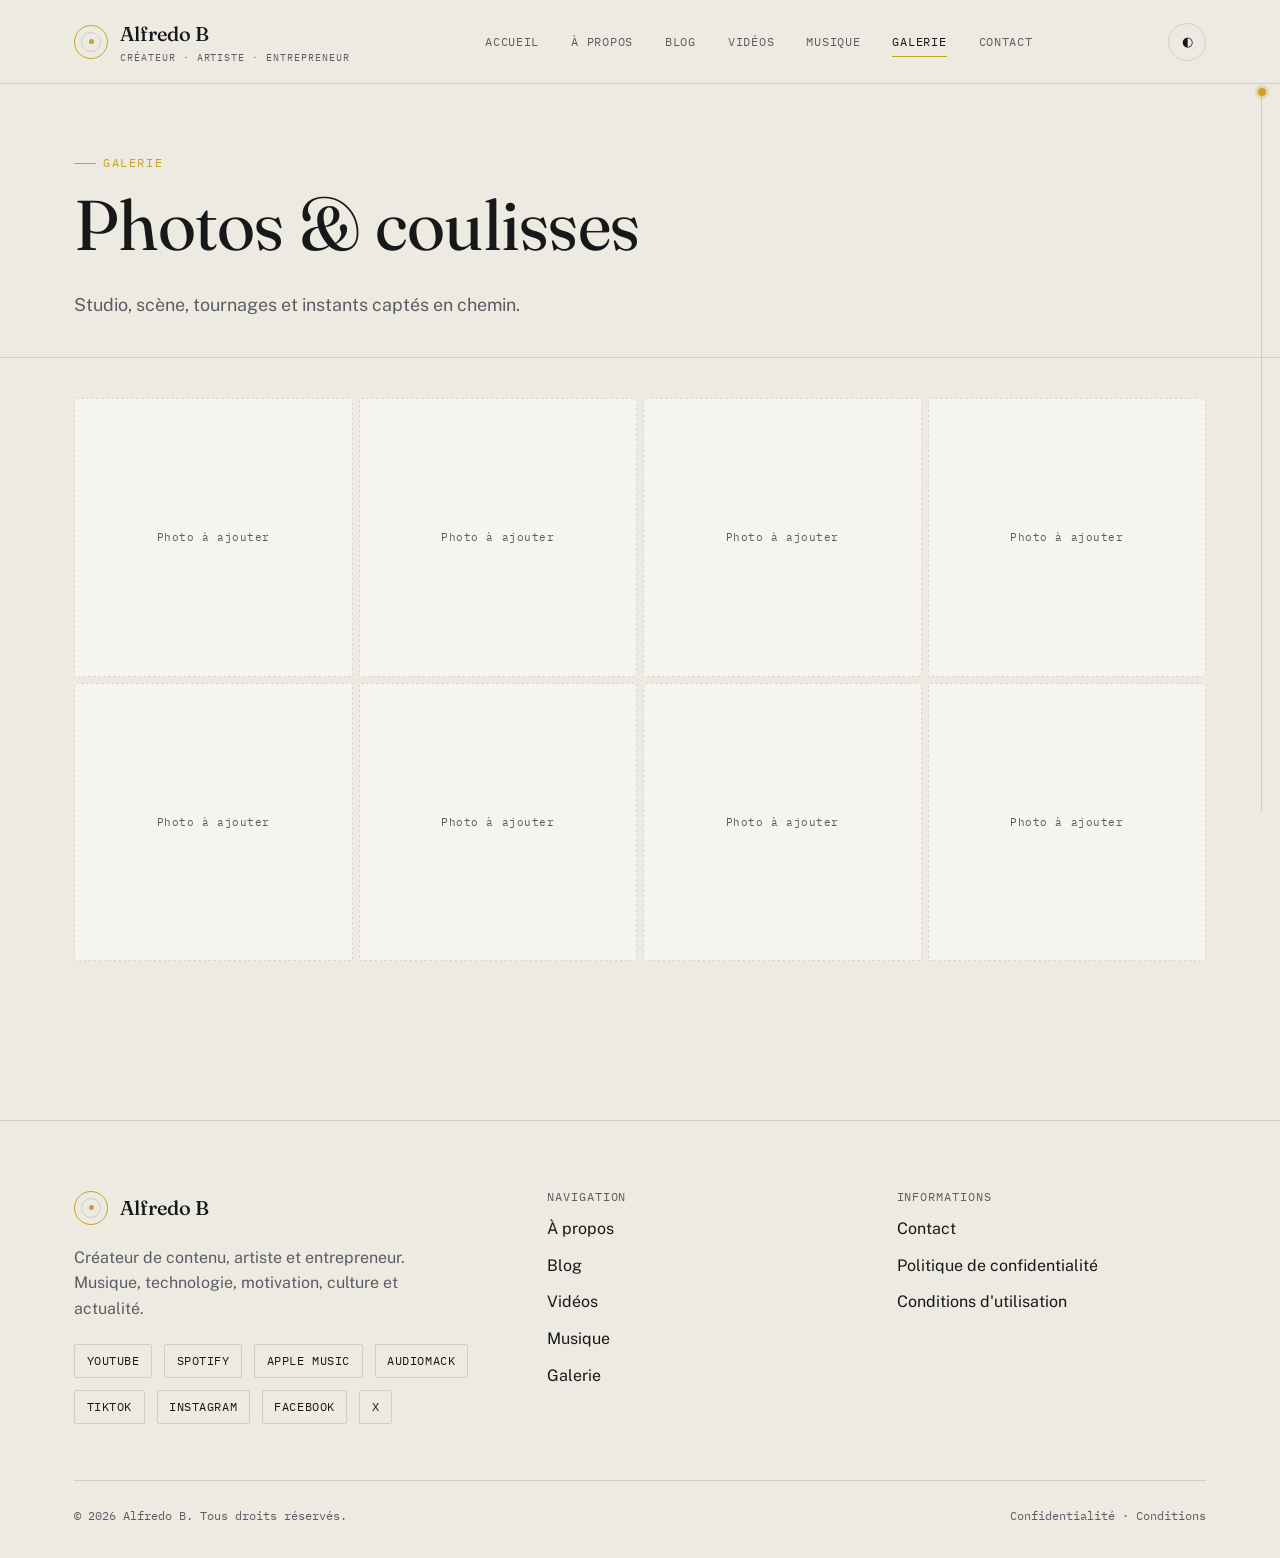
<file: gallery.html>
<!DOCTYPE html>
<html lang="fr">
<head>
<meta charset="UTF-8">
<meta name="viewport" content="width=device-width, initial-scale=1.0">
<title>Galerie — Alfredo B</title>
<meta name="description" content="Photos et coulisses du parcours d'Alfredo B.">
<link rel="canonical" href="https://www.alfredob.com/gallery.html">
<meta property="og:type" content="website">
<meta property="og:title" content="Galerie — Alfredo B">
<meta property="og:description" content="Photos et coulisses du parcours d'Alfredo B.">
<meta property="og:url" content="https://www.alfredob.com/gallery.html">
<meta property="og:image" content="assets/images/og-cover.jpg">
<meta name="twitter:card" content="summary_large_image">
<link rel="icon" type="image/png" href="assets/images/favicon.png">
<link rel="preconnect" href="https://fonts.googleapis.com">
<link rel="stylesheet" href="assets/css/style.css">
</head>
<body>

<header class="site">
  <div class="nav">
    <a href="index.html" class="logo">
      <span class="mark"></span>
      <span>Alfredo B<small>CRÉATEUR · ARTISTE · ENTREPRENEUR</small></span>
    </a>
    <nav class="links" id="nav-links">
      <a href="index.html" >Accueil</a>
      <a href="about.html" >À propos</a>
      <a href="blog.html" >Blog</a>
      <a href="videos.html" >Vidéos</a>
      <a href="music.html" >Musique</a>
      <a href="gallery.html" class="active">Galerie</a>
      <a href="contact.html" >Contact</a>
    </nav>
    <div class="nav-actions">
      <button class="theme-toggle" onclick="toggleTheme()" aria-label="Basculer le thème clair/sombre">◐</button>
      <button class="burger" aria-label="Ouvrir le menu" aria-expanded="false" onclick="document.querySelector('nav.links').classList.toggle('open')">☰</button>
    </div>
  </div>
</header>
<div class="tonearm-rail"><div class="track"></div><div class="head"></div></div>

<main>

  <section class="page-head">
    <div class="wrap">
      <div class="eyebrow">Galerie</div>
      <h1>Photos & coulisses</h1>
      <p class="hero-lede">Studio, scène, tournages et instants captés en chemin.</p>
    </div>
  </section>

  <section style="padding-top:40px;">
    <div class="wrap">
      <div class="gallery-grid" id="gallery-grid"></div>
      <p class="muted" style="font-size:.85rem;margin-top:1.4rem;">
        <!-- Pour ajouter une photo : éditez assets/data/gallery.json et renseignez le champ "src" avec le chemin vers l'image (ex. assets/images/galerie/photo1.jpg). -->
      </p>
    </div>
  </section>

</main>

<footer class="site">
  <div class="wrap">
    <div class="footer-grid">
      <div>
        <div class="logo" style="margin-bottom:1em;"><span class="mark"></span><span>Alfredo B</span></div>
        <p class="muted" style="max-width:34ch;">Créateur de contenu, artiste et entrepreneur. Musique, technologie, motivation, culture et actualité.</p>
        <div class="social-row" style="margin-top:1.4rem;">
          <a href="#" target="_blank" rel="noopener">YouTube</a>
          <a href="#" target="_blank" rel="noopener">Spotify</a>
          <a href="#" target="_blank" rel="noopener">Apple Music</a>
          <a href="#" target="_blank" rel="noopener">Audiomack</a>
          <a href="#" target="_blank" rel="noopener">TikTok</a>
          <a href="#" target="_blank" rel="noopener">Instagram</a>
          <a href="#" target="_blank" rel="noopener">Facebook</a>
          <a href="#" target="_blank" rel="noopener">X</a>
        </div>
      </div>
      <div>
        <h4>Navigation</h4>
        <ul>
          <li><a href="about.html">À propos</a></li>
          <li><a href="blog.html">Blog</a></li>
          <li><a href="videos.html">Vidéos</a></li>
          <li><a href="music.html">Musique</a></li>
          <li><a href="gallery.html">Galerie</a></li>
        </ul>
      </div>
      <div>
        <h4>Informations</h4>
        <ul>
          <li><a href="contact.html">Contact</a></li>
          <li><a href="privacy.html">Politique de confidentialité</a></li>
          <li><a href="terms.html">Conditions d'utilisation</a></li>
        </ul>
      </div>
    </div>
    <div class="footer-bottom">
      <span>© <span id="year"></span> Alfredo B. Tous droits réservés.</span>
      <span><a href="privacy.html">Confidentialité</a> · <a href="terms.html">Conditions</a></span>
    </div>
  </div>
</footer>

<script src="assets/js/main.js"></script>
</body>
</html>
</file>
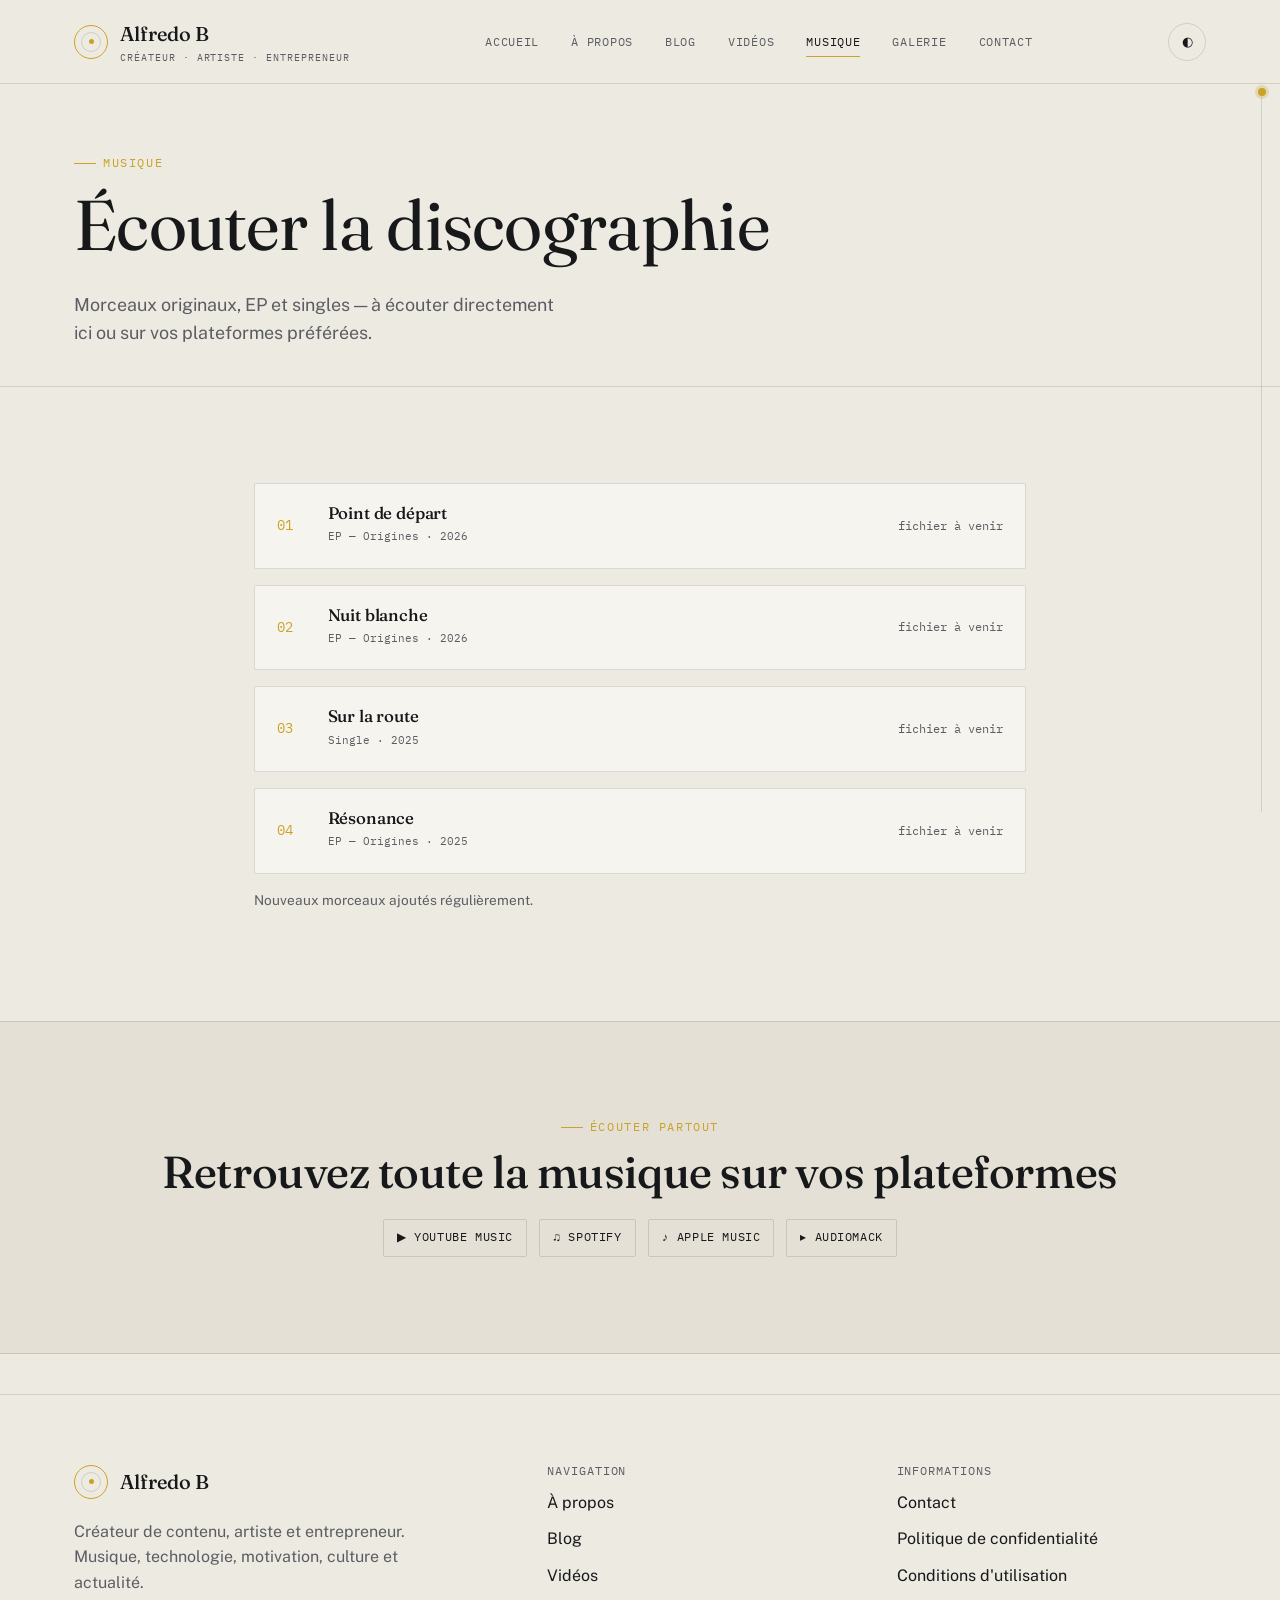
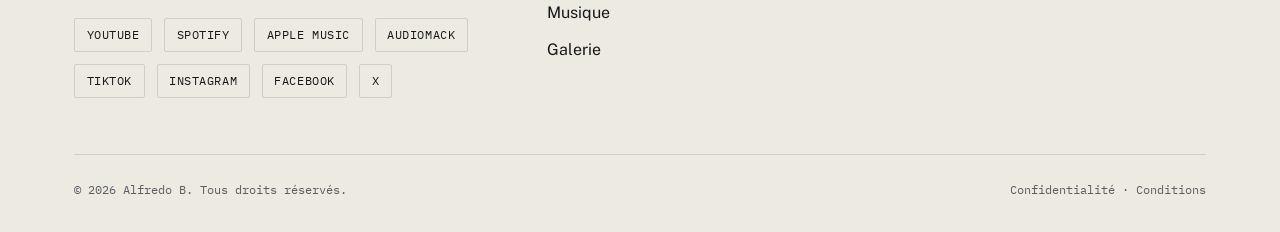
<file: music.html>
<!DOCTYPE html>
<html lang="fr">
<head>
<meta charset="UTF-8">
<meta name="viewport" content="width=device-width, initial-scale=1.0">
<title>Musique — Alfredo B</title>
<meta name="description" content="Écoutez la discographie d'Alfredo B : EP, singles et morceaux originaux.">
<link rel="canonical" href="https://www.alfredob.com/music.html">
<meta property="og:type" content="website">
<meta property="og:title" content="Musique — Alfredo B">
<meta property="og:description" content="Écoutez la discographie d'Alfredo B : EP, singles et morceaux originaux.">
<meta property="og:url" content="https://www.alfredob.com/music.html">
<meta property="og:image" content="assets/images/og-cover.jpg">
<meta name="twitter:card" content="summary_large_image">
<link rel="icon" type="image/png" href="assets/images/favicon.png">
<link rel="preconnect" href="https://fonts.googleapis.com">
<link rel="stylesheet" href="assets/css/style.css">
</head>
<body>

<header class="site">
  <div class="nav">
    <a href="index.html" class="logo">
      <span class="mark"></span>
      <span>Alfredo B<small>CRÉATEUR · ARTISTE · ENTREPRENEUR</small></span>
    </a>
    <nav class="links" id="nav-links">
      <a href="index.html" >Accueil</a>
      <a href="about.html" >À propos</a>
      <a href="blog.html" >Blog</a>
      <a href="videos.html" >Vidéos</a>
      <a href="music.html" class="active">Musique</a>
      <a href="gallery.html" >Galerie</a>
      <a href="contact.html" >Contact</a>
    </nav>
    <div class="nav-actions">
      <button class="theme-toggle" onclick="toggleTheme()" aria-label="Basculer le thème clair/sombre">◐</button>
      <button class="burger" aria-label="Ouvrir le menu" aria-expanded="false" onclick="document.querySelector('nav.links').classList.toggle('open')">☰</button>
    </div>
  </div>
</header>
<div class="tonearm-rail"><div class="track"></div><div class="head"></div></div>

<main>

  <section class="page-head">
    <div class="wrap">
      <div class="eyebrow">Musique</div>
      <h1>Écouter la discographie</h1>
      <p class="hero-lede">Morceaux originaux, EP et singles — à écouter directement ici ou sur vos plateformes préférées.</p>
    </div>
  </section>

  <section>
    <div class="wrap" style="max-width:820px;">
      <div id="tracks-list"></div>
      <p class="muted" style="font-size:.85rem;margin-top:1rem;">
        <!-- Pour ajouter un morceau : éditez assets/data/tracks.json et renseignez le champ "src" avec le lien vers votre fichier audio (mp3). -->
        Nouveaux morceaux ajoutés régulièrement.
      </p>
    </div>
  </section>

  <section style="background:var(--bg-elev);border-top:1px solid var(--line);border-bottom:1px solid var(--line);text-align:center;">
    <div class="wrap">
      <div class="eyebrow" style="justify-content:center;">Écouter partout</div>
      <h2 style="margin-bottom:1.2rem;">Retrouvez toute la musique sur vos plateformes</h2>
      <div class="streaming-links" style="justify-content:center;">
        <a href="#" target="_blank" rel="noopener">▶ YouTube Music</a>
        <a href="#" target="_blank" rel="noopener">♫ Spotify</a>
        <a href="#" target="_blank" rel="noopener">♪ Apple Music</a>
        <a href="#" target="_blank" rel="noopener">▸ Audiomack</a>
      </div>
    </div>
  </section>

</main>

<footer class="site">
  <div class="wrap">
    <div class="footer-grid">
      <div>
        <div class="logo" style="margin-bottom:1em;"><span class="mark"></span><span>Alfredo B</span></div>
        <p class="muted" style="max-width:34ch;">Créateur de contenu, artiste et entrepreneur. Musique, technologie, motivation, culture et actualité.</p>
        <div class="social-row" style="margin-top:1.4rem;">
          <a href="#" target="_blank" rel="noopener">YouTube</a>
          <a href="#" target="_blank" rel="noopener">Spotify</a>
          <a href="#" target="_blank" rel="noopener">Apple Music</a>
          <a href="#" target="_blank" rel="noopener">Audiomack</a>
          <a href="#" target="_blank" rel="noopener">TikTok</a>
          <a href="#" target="_blank" rel="noopener">Instagram</a>
          <a href="#" target="_blank" rel="noopener">Facebook</a>
          <a href="#" target="_blank" rel="noopener">X</a>
        </div>
      </div>
      <div>
        <h4>Navigation</h4>
        <ul>
          <li><a href="about.html">À propos</a></li>
          <li><a href="blog.html">Blog</a></li>
          <li><a href="videos.html">Vidéos</a></li>
          <li><a href="music.html">Musique</a></li>
          <li><a href="gallery.html">Galerie</a></li>
        </ul>
      </div>
      <div>
        <h4>Informations</h4>
        <ul>
          <li><a href="contact.html">Contact</a></li>
          <li><a href="privacy.html">Politique de confidentialité</a></li>
          <li><a href="terms.html">Conditions d'utilisation</a></li>
        </ul>
      </div>
    </div>
    <div class="footer-bottom">
      <span>© <span id="year"></span> Alfredo B. Tous droits réservés.</span>
      <span><a href="privacy.html">Confidentialité</a> · <a href="terms.html">Conditions</a></span>
    </div>
  </div>
</footer>

<script src="assets/js/main.js"></script>
</body>
</html>
</file>
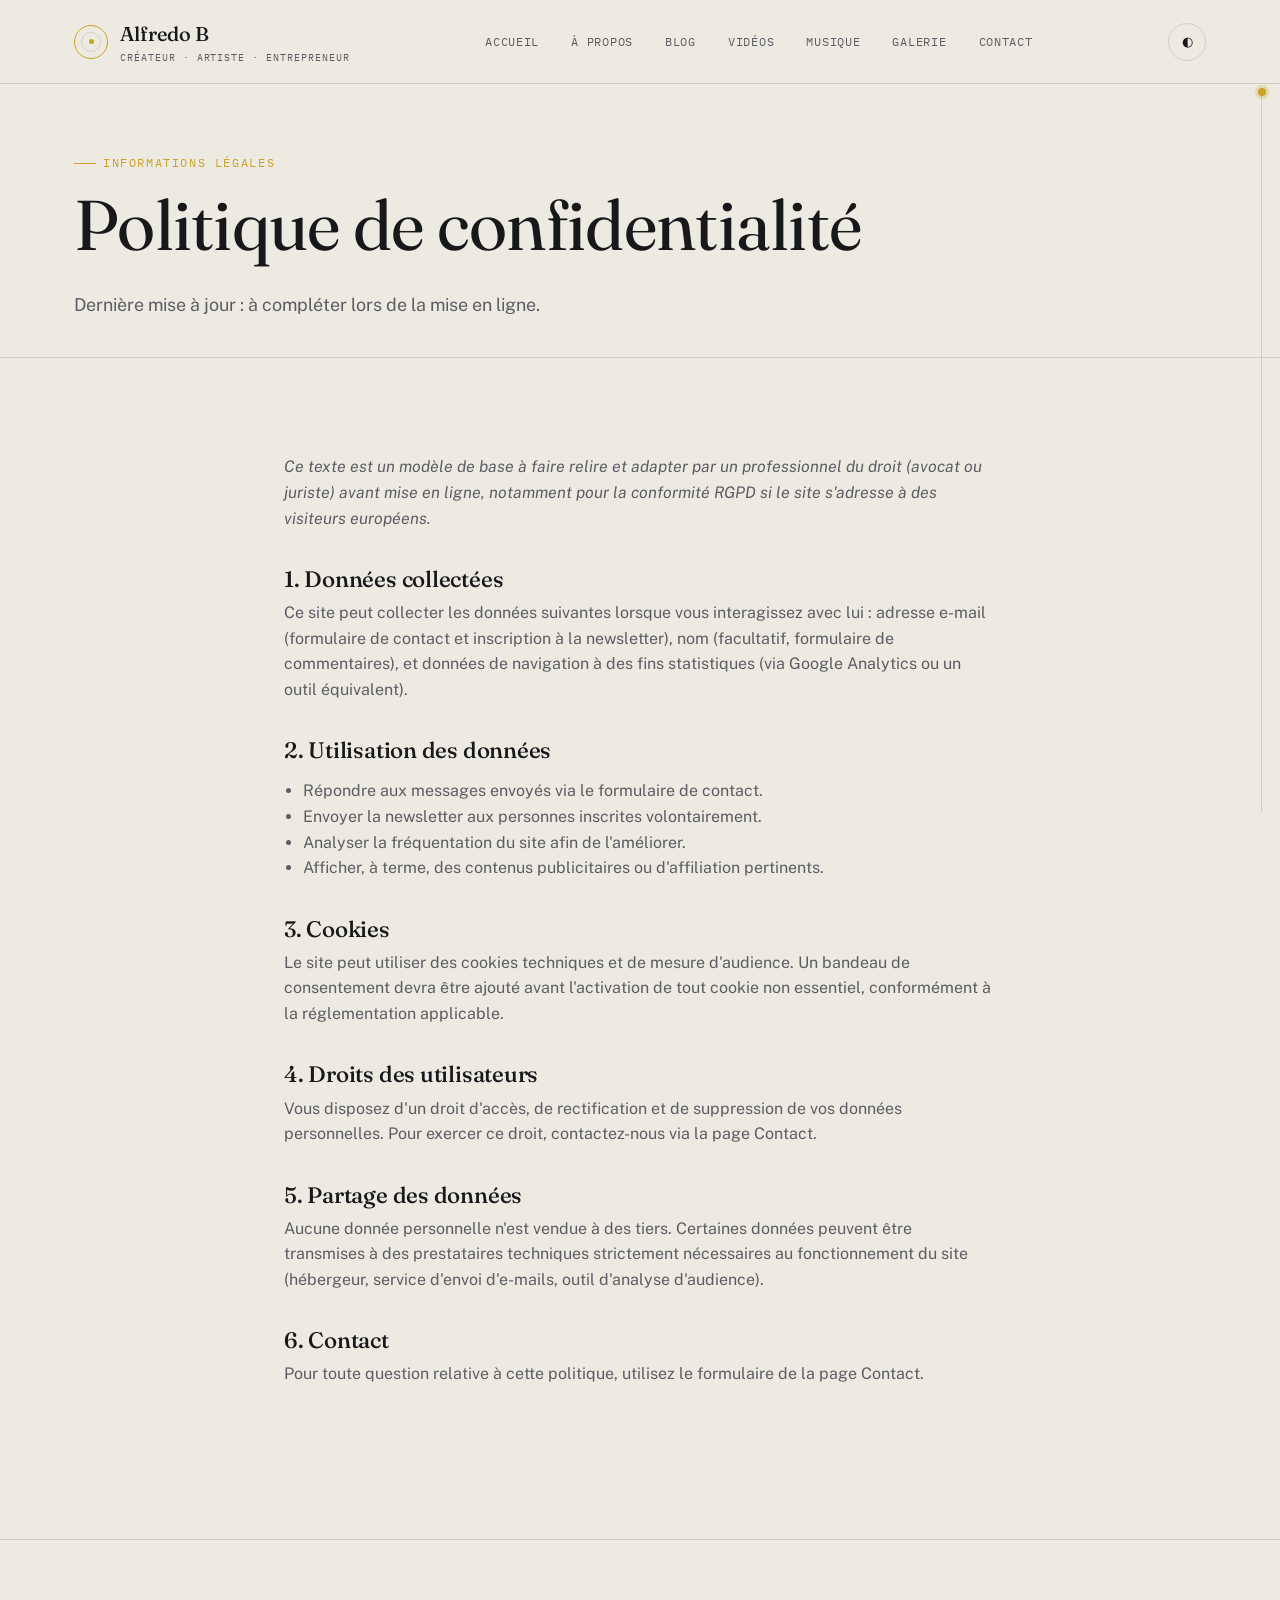
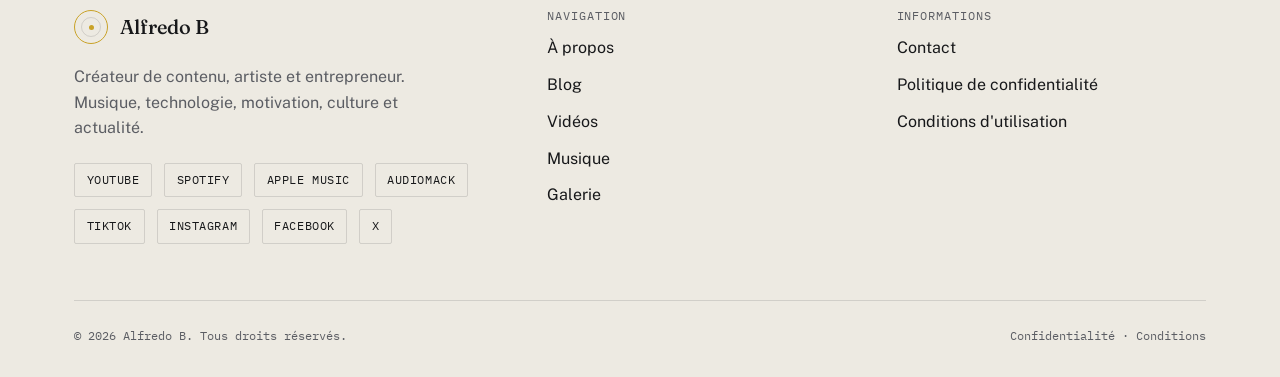
<file: privacy.html>
<!DOCTYPE html>
<html lang="fr">
<head>
<meta charset="UTF-8">
<meta name="viewport" content="width=device-width, initial-scale=1.0">
<title>Politique de confidentialité — Alfredo B</title>
<meta name="description" content="Politique de confidentialité du site Alfredo B.">
<link rel="canonical" href="https://www.alfredob.com/privacy.html">
<meta property="og:type" content="website">
<meta property="og:title" content="Politique de confidentialité — Alfredo B">
<meta property="og:description" content="Politique de confidentialité du site Alfredo B.">
<meta property="og:url" content="https://www.alfredob.com/privacy.html">
<meta property="og:image" content="assets/images/og-cover.jpg">
<meta name="twitter:card" content="summary_large_image">
<link rel="icon" type="image/png" href="assets/images/favicon.png">
<link rel="preconnect" href="https://fonts.googleapis.com">
<link rel="stylesheet" href="assets/css/style.css">
</head>
<body>

<header class="site">
  <div class="nav">
    <a href="index.html" class="logo">
      <span class="mark"></span>
      <span>Alfredo B<small>CRÉATEUR · ARTISTE · ENTREPRENEUR</small></span>
    </a>
    <nav class="links" id="nav-links">
      <a href="index.html" >Accueil</a>
      <a href="about.html" >À propos</a>
      <a href="blog.html" >Blog</a>
      <a href="videos.html" >Vidéos</a>
      <a href="music.html" >Musique</a>
      <a href="gallery.html" >Galerie</a>
      <a href="contact.html" >Contact</a>
    </nav>
    <div class="nav-actions">
      <button class="theme-toggle" onclick="toggleTheme()" aria-label="Basculer le thème clair/sombre">◐</button>
      <button class="burger" aria-label="Ouvrir le menu" aria-expanded="false" onclick="document.querySelector('nav.links').classList.toggle('open')">☰</button>
    </div>
  </div>
</header>
<div class="tonearm-rail"><div class="track"></div><div class="head"></div></div>

<main>

  <section class="page-head">
    <div class="wrap">
      <div class="eyebrow">Informations légales</div>
      <h1>Politique de confidentialité</h1>
      <p class="hero-lede">Dernière mise à jour : à compléter lors de la mise en ligne.</p>
    </div>
  </section>

  <section class="legal">
    <div class="wrap" style="max-width:760px;">
      <p><em>Ce texte est un modèle de base à faire relire et adapter par un professionnel du droit (avocat ou juriste) avant mise en ligne, notamment pour la conformité RGPD si le site s'adresse à des visiteurs européens.</em></p>

      <h2>1. Données collectées</h2>
      <p>Ce site peut collecter les données suivantes lorsque vous interagissez avec lui&nbsp;: adresse e-mail (formulaire de contact et inscription à la newsletter), nom (facultatif, formulaire de commentaires), et données de navigation à des fins statistiques (via Google Analytics ou un outil équivalent).</p>

      <h2>2. Utilisation des données</h2>
      <ul>
        <li>Répondre aux messages envoyés via le formulaire de contact.</li>
        <li>Envoyer la newsletter aux personnes inscrites volontairement.</li>
        <li>Analyser la fréquentation du site afin de l'améliorer.</li>
        <li>Afficher, à terme, des contenus publicitaires ou d'affiliation pertinents.</li>
      </ul>

      <h2>3. Cookies</h2>
      <p>Le site peut utiliser des cookies techniques et de mesure d'audience. Un bandeau de consentement devra être ajouté avant l'activation de tout cookie non essentiel, conformément à la réglementation applicable.</p>

      <h2>4. Droits des utilisateurs</h2>
      <p>Vous disposez d'un droit d'accès, de rectification et de suppression de vos données personnelles. Pour exercer ce droit, contactez-nous via la page <a href="contact.html">Contact</a>.</p>

      <h2>5. Partage des données</h2>
      <p>Aucune donnée personnelle n'est vendue à des tiers. Certaines données peuvent être transmises à des prestataires techniques strictement nécessaires au fonctionnement du site (hébergeur, service d'envoi d'e-mails, outil d'analyse d'audience).</p>

      <h2>6. Contact</h2>
      <p>Pour toute question relative à cette politique, utilisez le formulaire de la page <a href="contact.html">Contact</a>.</p>
    </div>
  </section>

</main>

<footer class="site">
  <div class="wrap">
    <div class="footer-grid">
      <div>
        <div class="logo" style="margin-bottom:1em;"><span class="mark"></span><span>Alfredo B</span></div>
        <p class="muted" style="max-width:34ch;">Créateur de contenu, artiste et entrepreneur. Musique, technologie, motivation, culture et actualité.</p>
        <div class="social-row" style="margin-top:1.4rem;">
          <a href="#" target="_blank" rel="noopener">YouTube</a>
          <a href="#" target="_blank" rel="noopener">Spotify</a>
          <a href="#" target="_blank" rel="noopener">Apple Music</a>
          <a href="#" target="_blank" rel="noopener">Audiomack</a>
          <a href="#" target="_blank" rel="noopener">TikTok</a>
          <a href="#" target="_blank" rel="noopener">Instagram</a>
          <a href="#" target="_blank" rel="noopener">Facebook</a>
          <a href="#" target="_blank" rel="noopener">X</a>
        </div>
      </div>
      <div>
        <h4>Navigation</h4>
        <ul>
          <li><a href="about.html">À propos</a></li>
          <li><a href="blog.html">Blog</a></li>
          <li><a href="videos.html">Vidéos</a></li>
          <li><a href="music.html">Musique</a></li>
          <li><a href="gallery.html">Galerie</a></li>
        </ul>
      </div>
      <div>
        <h4>Informations</h4>
        <ul>
          <li><a href="contact.html">Contact</a></li>
          <li><a href="privacy.html">Politique de confidentialité</a></li>
          <li><a href="terms.html">Conditions d'utilisation</a></li>
        </ul>
      </div>
    </div>
    <div class="footer-bottom">
      <span>© <span id="year"></span> Alfredo B. Tous droits réservés.</span>
      <span><a href="privacy.html">Confidentialité</a> · <a href="terms.html">Conditions</a></span>
    </div>
  </div>
</footer>

<script src="assets/js/main.js"></script>
</body>
</html>
</file>
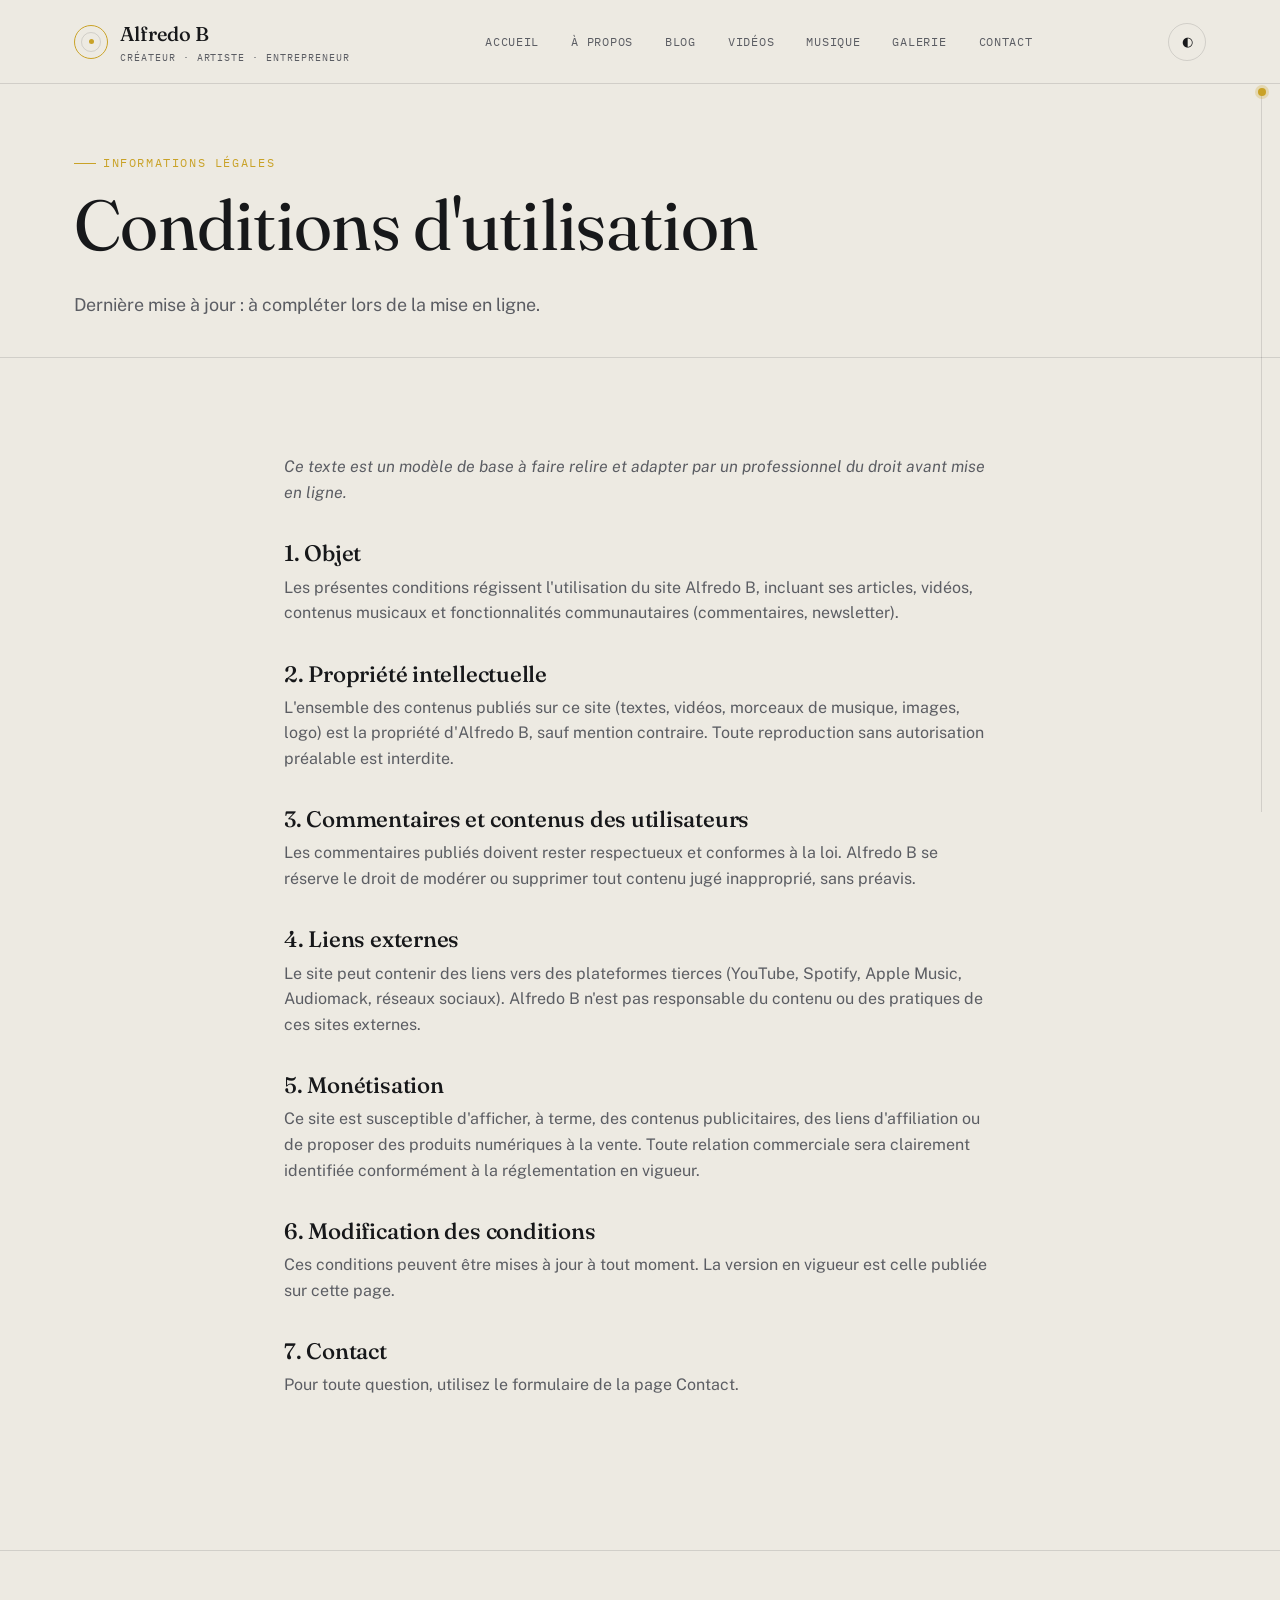
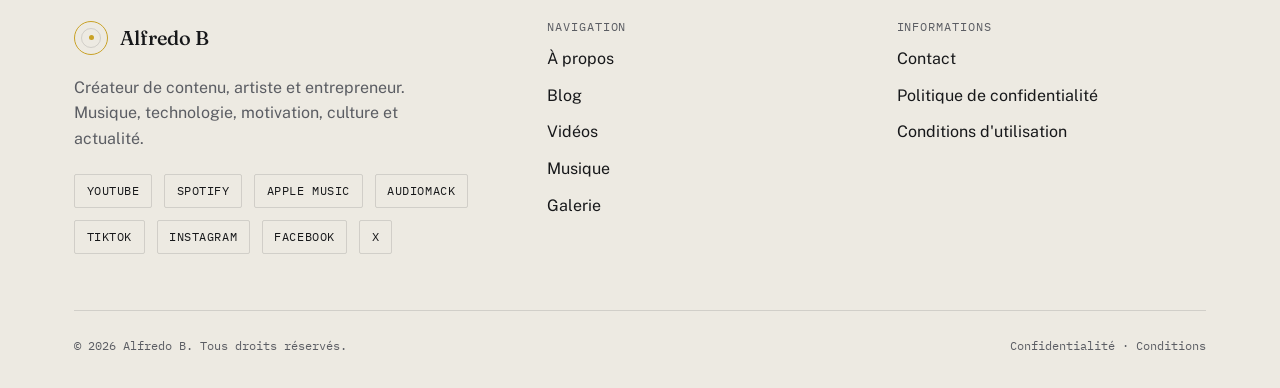
<file: terms.html>
<!DOCTYPE html>
<html lang="fr">
<head>
<meta charset="UTF-8">
<meta name="viewport" content="width=device-width, initial-scale=1.0">
<title>Conditions d'utilisation — Alfredo B</title>
<meta name="description" content="Conditions d'utilisation du site Alfredo B.">
<link rel="canonical" href="https://www.alfredob.com/terms.html">
<meta property="og:type" content="website">
<meta property="og:title" content="Conditions d'utilisation — Alfredo B">
<meta property="og:description" content="Conditions d'utilisation du site Alfredo B.">
<meta property="og:url" content="https://www.alfredob.com/terms.html">
<meta property="og:image" content="assets/images/og-cover.jpg">
<meta name="twitter:card" content="summary_large_image">
<link rel="icon" type="image/png" href="assets/images/favicon.png">
<link rel="preconnect" href="https://fonts.googleapis.com">
<link rel="stylesheet" href="assets/css/style.css">
</head>
<body>

<header class="site">
  <div class="nav">
    <a href="index.html" class="logo">
      <span class="mark"></span>
      <span>Alfredo B<small>CRÉATEUR · ARTISTE · ENTREPRENEUR</small></span>
    </a>
    <nav class="links" id="nav-links">
      <a href="index.html" >Accueil</a>
      <a href="about.html" >À propos</a>
      <a href="blog.html" >Blog</a>
      <a href="videos.html" >Vidéos</a>
      <a href="music.html" >Musique</a>
      <a href="gallery.html" >Galerie</a>
      <a href="contact.html" >Contact</a>
    </nav>
    <div class="nav-actions">
      <button class="theme-toggle" onclick="toggleTheme()" aria-label="Basculer le thème clair/sombre">◐</button>
      <button class="burger" aria-label="Ouvrir le menu" aria-expanded="false" onclick="document.querySelector('nav.links').classList.toggle('open')">☰</button>
    </div>
  </div>
</header>
<div class="tonearm-rail"><div class="track"></div><div class="head"></div></div>

<main>

  <section class="page-head">
    <div class="wrap">
      <div class="eyebrow">Informations légales</div>
      <h1>Conditions d'utilisation</h1>
      <p class="hero-lede">Dernière mise à jour : à compléter lors de la mise en ligne.</p>
    </div>
  </section>

  <section class="legal">
    <div class="wrap" style="max-width:760px;">
      <p><em>Ce texte est un modèle de base à faire relire et adapter par un professionnel du droit avant mise en ligne.</em></p>

      <h2>1. Objet</h2>
      <p>Les présentes conditions régissent l'utilisation du site Alfredo B, incluant ses articles, vidéos, contenus musicaux et fonctionnalités communautaires (commentaires, newsletter).</p>

      <h2>2. Propriété intellectuelle</h2>
      <p>L'ensemble des contenus publiés sur ce site (textes, vidéos, morceaux de musique, images, logo) est la propriété d'Alfredo B, sauf mention contraire. Toute reproduction sans autorisation préalable est interdite.</p>

      <h2>3. Commentaires et contenus des utilisateurs</h2>
      <p>Les commentaires publiés doivent rester respectueux et conformes à la loi. Alfredo B se réserve le droit de modérer ou supprimer tout contenu jugé inapproprié, sans préavis.</p>

      <h2>4. Liens externes</h2>
      <p>Le site peut contenir des liens vers des plateformes tierces (YouTube, Spotify, Apple Music, Audiomack, réseaux sociaux). Alfredo B n'est pas responsable du contenu ou des pratiques de ces sites externes.</p>

      <h2>5. Monétisation</h2>
      <p>Ce site est susceptible d'afficher, à terme, des contenus publicitaires, des liens d'affiliation ou de proposer des produits numériques à la vente. Toute relation commerciale sera clairement identifiée conformément à la réglementation en vigueur.</p>

      <h2>6. Modification des conditions</h2>
      <p>Ces conditions peuvent être mises à jour à tout moment. La version en vigueur est celle publiée sur cette page.</p>

      <h2>7. Contact</h2>
      <p>Pour toute question, utilisez le formulaire de la page <a href="contact.html">Contact</a>.</p>
    </div>
  </section>

</main>

<footer class="site">
  <div class="wrap">
    <div class="footer-grid">
      <div>
        <div class="logo" style="margin-bottom:1em;"><span class="mark"></span><span>Alfredo B</span></div>
        <p class="muted" style="max-width:34ch;">Créateur de contenu, artiste et entrepreneur. Musique, technologie, motivation, culture et actualité.</p>
        <div class="social-row" style="margin-top:1.4rem;">
          <a href="#" target="_blank" rel="noopener">YouTube</a>
          <a href="#" target="_blank" rel="noopener">Spotify</a>
          <a href="#" target="_blank" rel="noopener">Apple Music</a>
          <a href="#" target="_blank" rel="noopener">Audiomack</a>
          <a href="#" target="_blank" rel="noopener">TikTok</a>
          <a href="#" target="_blank" rel="noopener">Instagram</a>
          <a href="#" target="_blank" rel="noopener">Facebook</a>
          <a href="#" target="_blank" rel="noopener">X</a>
        </div>
      </div>
      <div>
        <h4>Navigation</h4>
        <ul>
          <li><a href="about.html">À propos</a></li>
          <li><a href="blog.html">Blog</a></li>
          <li><a href="videos.html">Vidéos</a></li>
          <li><a href="music.html">Musique</a></li>
          <li><a href="gallery.html">Galerie</a></li>
        </ul>
      </div>
      <div>
        <h4>Informations</h4>
        <ul>
          <li><a href="contact.html">Contact</a></li>
          <li><a href="privacy.html">Politique de confidentialité</a></li>
          <li><a href="terms.html">Conditions d'utilisation</a></li>
        </ul>
      </div>
    </div>
    <div class="footer-bottom">
      <span>© <span id="year"></span> Alfredo B. Tous droits réservés.</span>
      <span><a href="privacy.html">Confidentialité</a> · <a href="terms.html">Conditions</a></span>
    </div>
  </div>
</footer>

<script src="assets/js/main.js"></script>
</body>
</html>
</file>
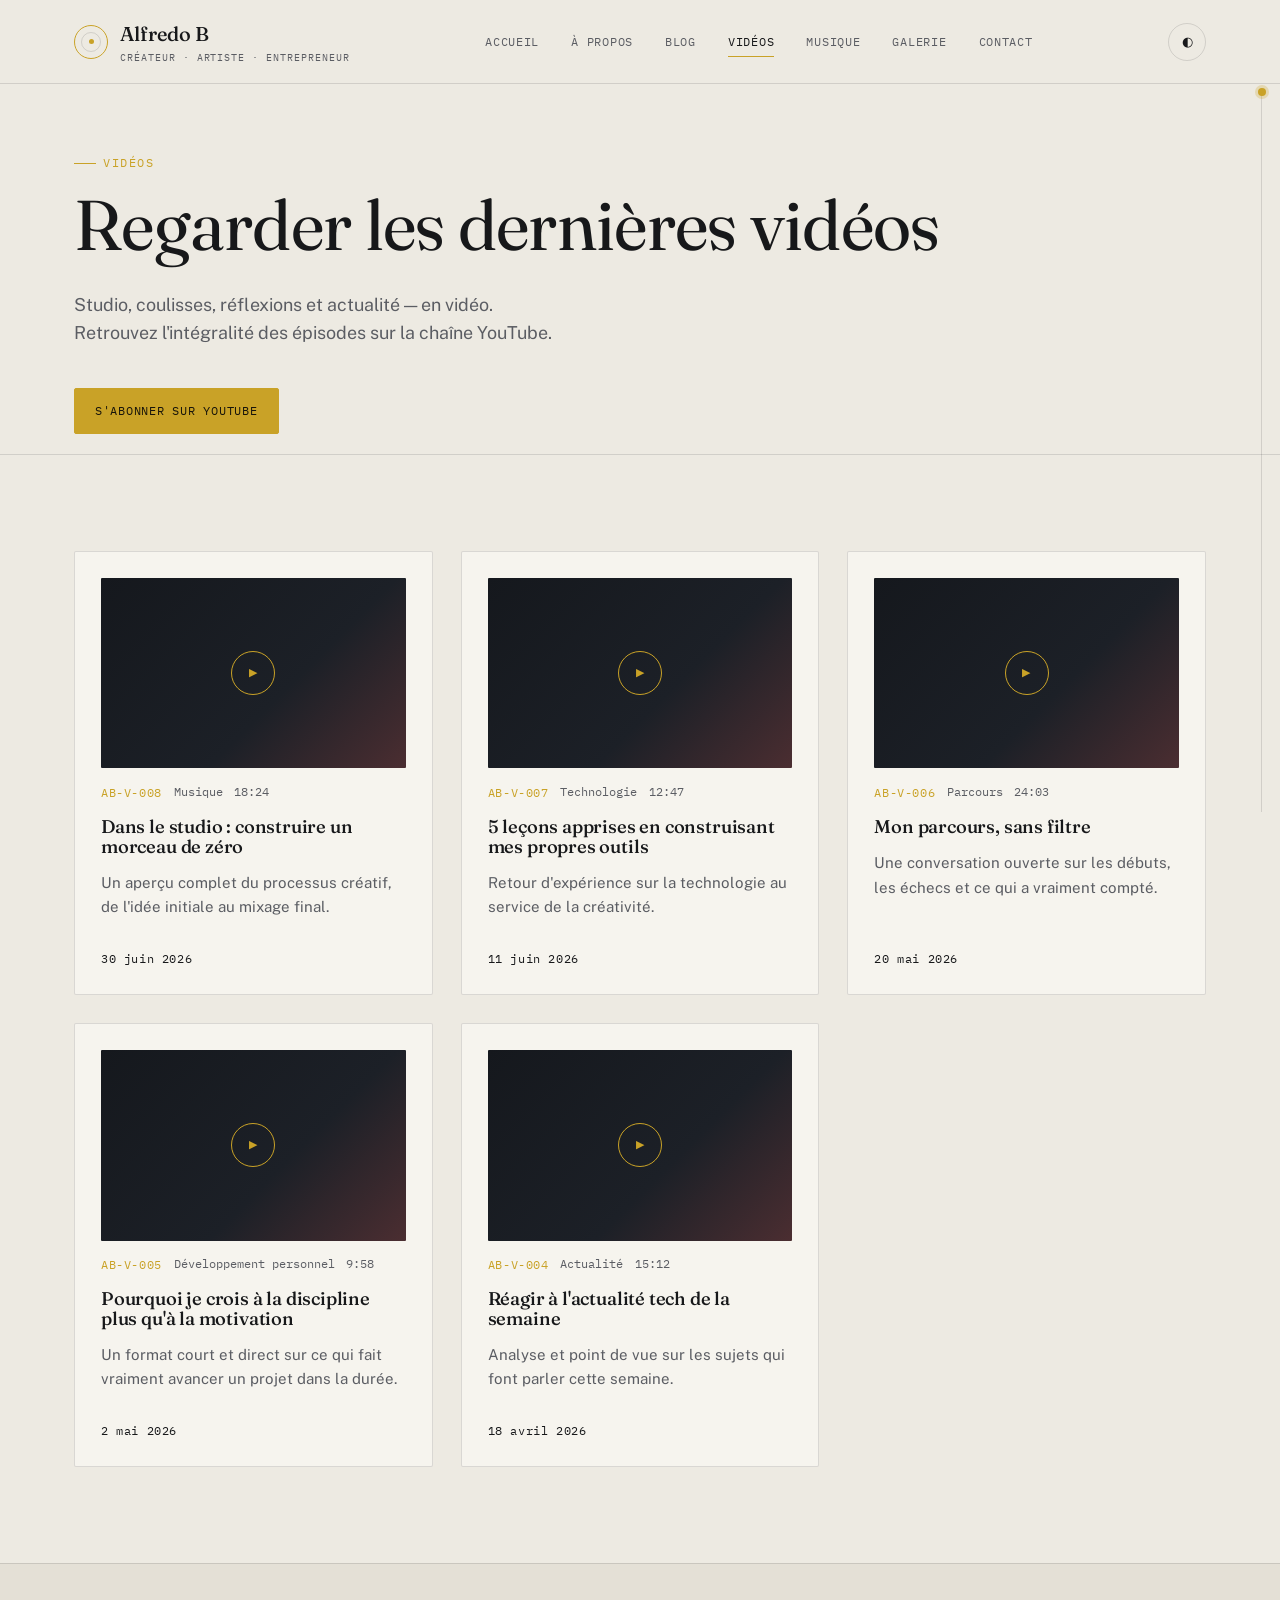
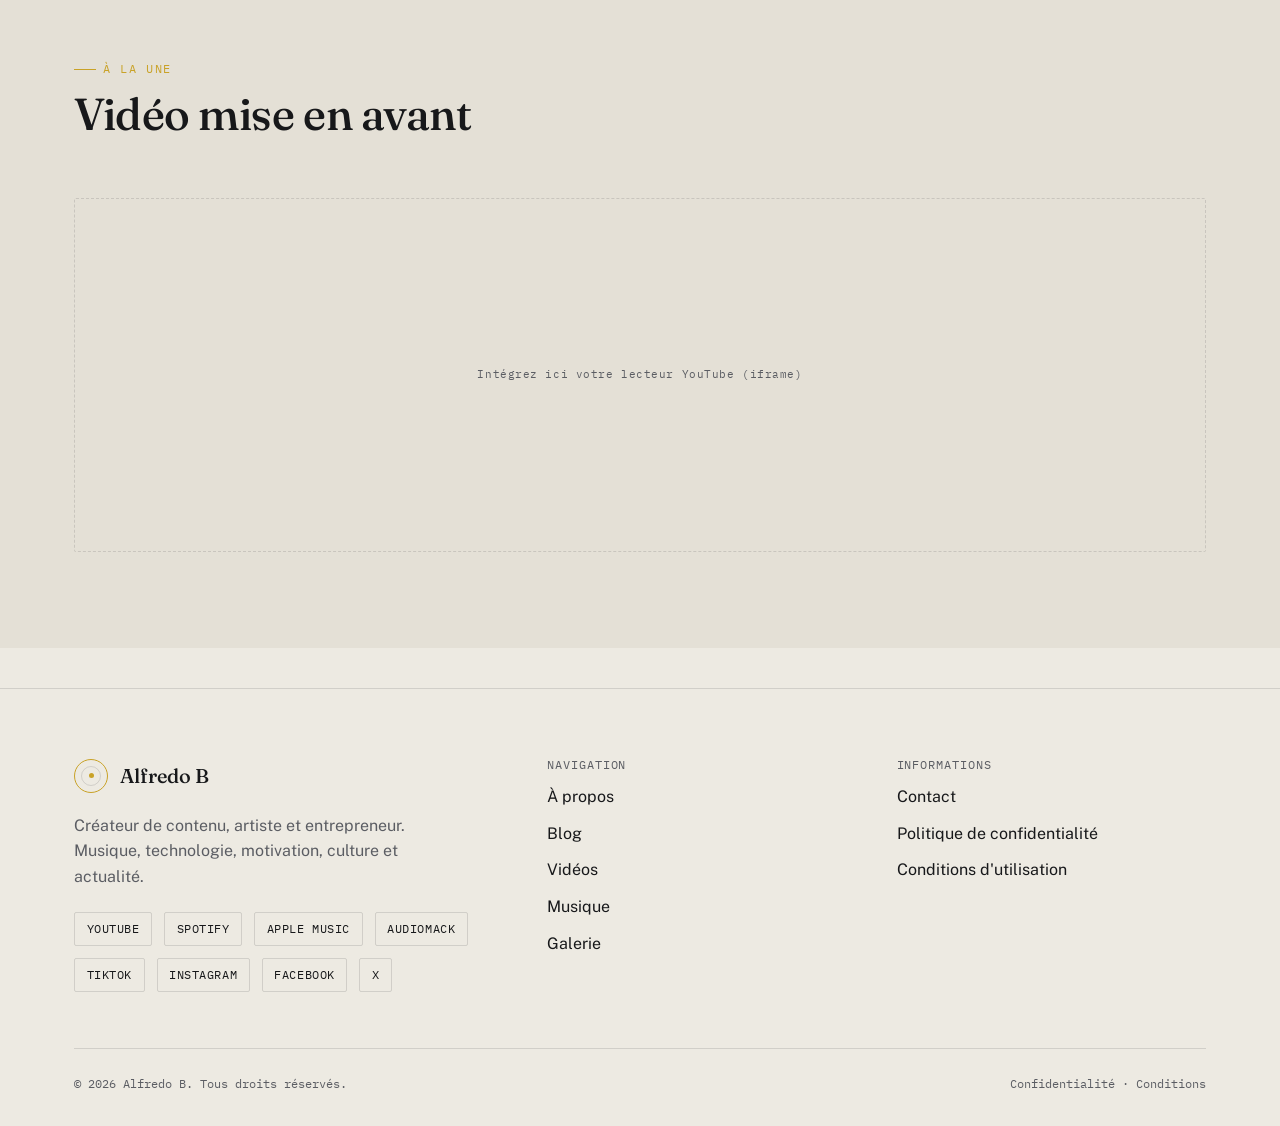
<file: videos.html>
<!DOCTYPE html>
<html lang="fr">
<head>
<meta charset="UTF-8">
<meta name="viewport" content="width=device-width, initial-scale=1.0">
<title>Vidéos — Alfredo B</title>
<meta name="description" content="Toutes les vidéos d'Alfredo B : studio, coulisses, réflexions et actualité.">
<link rel="canonical" href="https://www.alfredob.com/videos.html">
<meta property="og:type" content="website">
<meta property="og:title" content="Vidéos — Alfredo B">
<meta property="og:description" content="Toutes les vidéos d'Alfredo B : studio, coulisses, réflexions et actualité.">
<meta property="og:url" content="https://www.alfredob.com/videos.html">
<meta property="og:image" content="assets/images/og-cover.jpg">
<meta name="twitter:card" content="summary_large_image">
<link rel="icon" type="image/png" href="assets/images/favicon.png">
<link rel="preconnect" href="https://fonts.googleapis.com">
<link rel="stylesheet" href="assets/css/style.css">
</head>
<body>

<header class="site">
  <div class="nav">
    <a href="index.html" class="logo">
      <span class="mark"></span>
      <span>Alfredo B<small>CRÉATEUR · ARTISTE · ENTREPRENEUR</small></span>
    </a>
    <nav class="links" id="nav-links">
      <a href="index.html" >Accueil</a>
      <a href="about.html" >À propos</a>
      <a href="blog.html" >Blog</a>
      <a href="videos.html" class="active">Vidéos</a>
      <a href="music.html" >Musique</a>
      <a href="gallery.html" >Galerie</a>
      <a href="contact.html" >Contact</a>
    </nav>
    <div class="nav-actions">
      <button class="theme-toggle" onclick="toggleTheme()" aria-label="Basculer le thème clair/sombre">◐</button>
      <button class="burger" aria-label="Ouvrir le menu" aria-expanded="false" onclick="document.querySelector('nav.links').classList.toggle('open')">☰</button>
    </div>
  </div>
</header>
<div class="tonearm-rail"><div class="track"></div><div class="head"></div></div>

<main>

  <section class="page-head">
    <div class="wrap">
      <div class="eyebrow">Vidéos</div>
      <h1>Regarder les dernières vidéos</h1>
      <p class="hero-lede">Studio, coulisses, réflexions et actualité — en vidéo. Retrouvez l'intégralité des épisodes sur la chaîne YouTube.</p>
      <a href="#" target="_blank" rel="noopener" class="btn btn-solid" style="margin-top:1.4rem;">S'abonner sur YouTube</a>
    </div>
  </section>

  <section>
    <div class="wrap">
      <div class="grid cols-3" id="videos-grid"></div>
    </div>
  </section>

  <!-- Emplacement pour intégrer une vidéo mise en avant :
       remplacez le bloc ci-dessous par un <iframe> YouTube une fois l'ID disponible. -->
  <section style="background:var(--bg-elev);border-top:1px solid var(--line);">
    <div class="wrap">
      <div class="section-head"><div><div class="eyebrow">À la une</div><h2>Vidéo mise en avant</h2></div></div>
      <div class="placeholder banner-placeholder">Intégrez ici votre lecteur YouTube (iframe)</div>
    </div>
  </section>

</main>

<footer class="site">
  <div class="wrap">
    <div class="footer-grid">
      <div>
        <div class="logo" style="margin-bottom:1em;"><span class="mark"></span><span>Alfredo B</span></div>
        <p class="muted" style="max-width:34ch;">Créateur de contenu, artiste et entrepreneur. Musique, technologie, motivation, culture et actualité.</p>
        <div class="social-row" style="margin-top:1.4rem;">
          <a href="#" target="_blank" rel="noopener">YouTube</a>
          <a href="#" target="_blank" rel="noopener">Spotify</a>
          <a href="#" target="_blank" rel="noopener">Apple Music</a>
          <a href="#" target="_blank" rel="noopener">Audiomack</a>
          <a href="#" target="_blank" rel="noopener">TikTok</a>
          <a href="#" target="_blank" rel="noopener">Instagram</a>
          <a href="#" target="_blank" rel="noopener">Facebook</a>
          <a href="#" target="_blank" rel="noopener">X</a>
        </div>
      </div>
      <div>
        <h4>Navigation</h4>
        <ul>
          <li><a href="about.html">À propos</a></li>
          <li><a href="blog.html">Blog</a></li>
          <li><a href="videos.html">Vidéos</a></li>
          <li><a href="music.html">Musique</a></li>
          <li><a href="gallery.html">Galerie</a></li>
        </ul>
      </div>
      <div>
        <h4>Informations</h4>
        <ul>
          <li><a href="contact.html">Contact</a></li>
          <li><a href="privacy.html">Politique de confidentialité</a></li>
          <li><a href="terms.html">Conditions d'utilisation</a></li>
        </ul>
      </div>
    </div>
    <div class="footer-bottom">
      <span>© <span id="year"></span> Alfredo B. Tous droits réservés.</span>
      <span><a href="privacy.html">Confidentialité</a> · <a href="terms.html">Conditions</a></span>
    </div>
  </div>
</footer>

<script src="assets/js/main.js"></script>
</body>
</html>
</file>
<file: assets/css/style.css>
/* ==========================================================================
   ALFREDO B — Design system
   Palette   : graphite #0B0D10 / papier #EDEAE2 / laiton #C9A227 / bordeaux #7A3B3B
   Typo      : Fraunces (display) · Public Sans (texte) · IBM Plex Mono (repères)
   Signature : le "bras de lecture" — filet vertical qui suit la lecture de la page,
               comme le bras d'une platine vinyle qui traverse un disque.
   ========================================================================== */

@import url('https://fonts.googleapis.com/css2?family=Fraunces:ital,opsz,wght@0,9..144,300;0,9..144,400;0,9..144,500;0,9..144,600;1,9..144,400;1,9..144,500&family=Public+Sans:wght@400;500;600;700&family=IBM+Plex+Mono:wght@400;500&display=swap');

:root{
  --graphite:#0B0D10;
  --graphite-elev:#15181D;
  --graphite-elev-2:#1C2027;
  --paper:#EDEAE2;
  --paper-elev:#E4E0D6;
  --gold:#C9A227;
  --gold-soft:#E4C465;
  --wine:#7A3B3B;
  --line-dark:rgba(237,234,226,0.10);
  --line-light:rgba(11,13,16,0.12);
  --radius:2px;
  --ease:cubic-bezier(.2,.7,.2,1);
  --maxw:1180px;

  /* thème clair par défaut */
  --bg:var(--paper);
  --bg-elev:var(--paper-elev);
  --ink:#17181A;
  --muted:#5B5D63;
  --line:var(--line-light);
  --card-bg:#F6F4EE;
}

[data-theme="dark"]{
  --bg:var(--graphite);
  --bg-elev:var(--graphite-elev);
  --ink:#EDEAE2;
  --muted:#9A9DA6;
  --line:var(--line-dark);
  --card-bg:var(--graphite-elev);
}

*,*::before,*::after{box-sizing:border-box;}
html{scroll-behavior:smooth;}
@media (prefers-reduced-motion:reduce){
  html{scroll-behavior:auto;}
  *,*::before,*::after{animation-duration:0.001ms !important;animation-iteration-count:1 !important;transition-duration:0.001ms !important;}
}

body{
  margin:0;
  background:var(--bg);
  color:var(--ink);
  font-family:'Public Sans',system-ui,sans-serif;
  font-size:16px;
  line-height:1.6;
  -webkit-font-smoothing:antialiased;
  transition:background .4s var(--ease),color .4s var(--ease);
  overflow-x:hidden;
}

h1,h2,h3,h4{
  font-family:'Fraunces',serif;
  font-weight:500;
  line-height:1.08;
  letter-spacing:-0.01em;
  margin:0 0 .4em;
  color:var(--ink);
}
h1{font-size:clamp(2.4rem,5.5vw,4.4rem); font-weight:400;}
h2{font-size:clamp(1.9rem,3.6vw,2.8rem);}
h3{font-size:clamp(1.3rem,2.2vw,1.6rem);}
p{margin:0 0 1em;color:var(--ink);}
a{color:inherit;text-decoration:none;}
img{max-width:100%;display:block;}

.eyebrow{
  font-family:'IBM Plex Mono',monospace;
  font-size:.72rem;
  letter-spacing:.14em;
  text-transform:uppercase;
  color:var(--gold);
  display:flex;
  align-items:center;
  gap:.6em;
  margin-bottom:1em;
}
.eyebrow::before{content:"";width:22px;height:1px;background:var(--gold);}

.muted{color:var(--muted);}
.wrap{max-width:var(--maxw);margin:0 auto;padding:0 24px;}
section{padding:96px 0;}
@media(max-width:720px){section{padding:64px 0;}}

.btn{
  display:inline-flex;align-items:center;gap:.55em;
  font-family:'IBM Plex Mono',monospace;
  font-size:.78rem;letter-spacing:.06em;text-transform:uppercase;
  padding:.95em 1.6em;
  border:1px solid var(--ink);
  border-radius:var(--radius);
  background:transparent;
  color:var(--ink);
  cursor:pointer;
  transition:all .3s var(--ease);
  white-space:nowrap;
}
.btn:hover{background:var(--ink);color:var(--bg);}
.btn-solid{background:var(--gold);border-color:var(--gold);color:#17140A;}
.btn-solid:hover{background:var(--gold-soft);border-color:var(--gold-soft);color:#17140A;}
.btn-ghost{border-color:var(--line);}
.btn-ghost:hover{border-color:var(--ink);background:transparent;color:var(--ink);}

/* ---------- header ---------- */
header.site{
  position:sticky;top:0;z-index:60;
  background:color-mix(in srgb, var(--bg) 88%, transparent);
  backdrop-filter:blur(10px);
  border-bottom:1px solid var(--line);
}
.nav{display:flex;align-items:center;justify-content:space-between;padding:18px 24px;max-width:var(--maxw);margin:0 auto;}
.logo{
  display:flex;align-items:center;gap:.6em;
  font-family:'Fraunces',serif;font-size:1.25rem;font-weight:500;
}
.logo .mark{
  width:34px;height:34px;border-radius:50%;
  border:1.5px solid var(--gold);
  position:relative;flex:none;
  display:flex;align-items:center;justify-content:center;
}
.logo .mark::before{content:"";width:5px;height:5px;border-radius:50%;background:var(--gold);}
.logo .mark::after{content:"";position:absolute;inset:6px;border:1px solid var(--line);border-radius:50%;}
.logo small{font-family:'IBM Plex Mono',monospace;font-size:.6rem;letter-spacing:.1em;color:var(--muted);display:block;font-weight:400;}

nav.links{display:flex;gap:2rem;align-items:center;}
nav.links a{
  font-family:'IBM Plex Mono',monospace;font-size:.76rem;letter-spacing:.06em;text-transform:uppercase;
  color:var(--muted);position:relative;padding:.3em 0;
  transition:color .25s;
}
nav.links a:hover,nav.links a.active{color:var(--ink);}
nav.links a.active::after{content:"";position:absolute;left:0;right:0;bottom:-2px;height:1px;background:var(--gold);}

.nav-actions{display:flex;align-items:center;gap:14px;}
.theme-toggle{
  width:38px;height:38px;border-radius:50%;border:1px solid var(--line);
  background:transparent;color:var(--ink);cursor:pointer;
  display:flex;align-items:center;justify-content:center;transition:border-color .25s;
}
.theme-toggle:hover{border-color:var(--gold);}
.burger{display:none;background:none;border:none;color:var(--ink);cursor:pointer;padding:6px;}

@media(max-width:900px){
  nav.links{position:fixed;inset:0 0 0 auto;top:0;height:100vh;width:min(78vw,340px);
    background:var(--bg-elev);flex-direction:column;justify-content:center;align-items:flex-start;
    padding:0 40px;gap:1.6rem;transform:translateX(100%);transition:transform .4s var(--ease);
    border-left:1px solid var(--line);}
  nav.links.open{transform:translateX(0);}
  nav.links a{font-size:1rem;}
  .burger{display:block;}
}

/* ---------- scroll signature: bras de lecture ---------- */
.tonearm-rail{
  position:fixed;right:18px;top:0;bottom:0;width:1px;z-index:70;
  display:flex;align-items:flex-start;pointer-events:none;
}
.tonearm-rail .track{position:absolute;top:88px;bottom:88px;width:1px;background:var(--line);left:0;}
.tonearm-rail .head{
  position:absolute;left:-3.5px;width:8px;height:8px;border-radius:50%;
  background:var(--gold);top:88px;
  box-shadow:0 0 0 3px color-mix(in srgb, var(--gold) 25%, transparent);
  transition:top .08s linear;
}
@media(max-width:720px){.tonearm-rail{display:none;}}

/* ---------- hero ---------- */
.hero{padding:76px 0 40px;}
.hero-grid{display:grid;grid-template-columns:1.15fr .85fr;gap:56px;align-items:center;}
@media(max-width:900px){.hero-grid{grid-template-columns:1fr;gap:40px;}}
.hero h1{margin-bottom:.3em;}
.hero h1 em{font-style:italic;color:var(--gold);}
.hero-lede{font-size:1.12rem;max-width:44ch;color:var(--muted);}
.hero-cta{display:flex;gap:14px;margin-top:1.8rem;flex-wrap:wrap;}

.disc{
  position:relative;aspect-ratio:1/1;border-radius:50%;
  background:
    repeating-radial-gradient(circle at 50% 50%, var(--graphite-elev-2) 0 2px, var(--graphite) 2px 4px);
  border:1px solid var(--line);
  animation:spin 26s linear infinite;
  max-width:420px;margin:0 auto;
  display:flex;align-items:center;justify-content:center;
}
[data-theme="light"] .disc, :root .disc{filter:none;}
.disc .label{
  width:34%;height:34%;border-radius:50%;background:var(--gold);
  display:flex;align-items:center;justify-content:center;text-align:center;
  color:#17140A;font-family:'Fraunces',serif;font-size:.85rem;line-height:1.15;
  border:6px solid var(--paper);
}
.disc::after{content:"";position:absolute;width:8px;height:8px;background:var(--paper);border-radius:50%;}
@keyframes spin{to{transform:rotate(360deg);}}
.hero-grid:hover .disc, .disc.paused{animation-play-state:paused;}

/* ---------- section headers ---------- */
.section-head{display:flex;justify-content:space-between;align-items:flex-end;gap:24px;margin-bottom:2.6rem;flex-wrap:wrap;}
.section-head p{max-width:46ch;}

/* ---------- catalog numbering (justifié : ce sont de vrais numéros de catalogue) ---------- */
.cat-no{font-family:'IBM Plex Mono',monospace;color:var(--gold);font-size:.78rem;letter-spacing:.05em;}

/* ---------- cards ---------- */
.grid{display:grid;gap:28px;}
.grid.cols-3{grid-template-columns:repeat(3,1fr);}
.grid.cols-2{grid-template-columns:repeat(2,1fr);}
@media(max-width:900px){.grid.cols-3,.grid.cols-2{grid-template-columns:1fr;}}

.card{
  background:var(--card-bg);border:1px solid var(--line);border-radius:var(--radius);
  padding:26px;display:flex;flex-direction:column;gap:.9rem;
  transition:transform .35s var(--ease),border-color .35s;
}
.card:hover{transform:translateY(-4px);border-color:var(--gold);}
.card .thumb{
  aspect-ratio:16/10;border-radius:1px;
  background:linear-gradient(135deg,var(--graphite-elev) 0%,var(--graphite-elev-2) 60%,var(--wine) 140%);
  display:flex;align-items:center;justify-content:center;color:var(--muted);
  font-family:'IBM Plex Mono',monospace;font-size:.7rem;letter-spacing:.08em;text-transform:uppercase;
  overflow:hidden;position:relative;
}
.card .thumb img{width:100%;height:100%;object-fit:cover;}
.card h3{margin:0;font-size:1.15rem;}
.card .meta{font-family:'IBM Plex Mono',monospace;font-size:.72rem;color:var(--muted);display:flex;gap:1em;flex-wrap:wrap;}
.card .tag{color:var(--gold);}
.card .excerpt{color:var(--muted);font-size:.94rem;}
.card-link{margin-top:auto;font-family:'IBM Plex Mono',monospace;font-size:.75rem;letter-spacing:.05em;color:var(--ink);display:inline-flex;align-items:center;gap:.4em;}
.card:hover .card-link{color:var(--gold);}

/* video thumb play icon */
.play-icon{width:44px;height:44px;border-radius:50%;border:1px solid var(--gold);display:flex;align-items:center;justify-content:center;color:var(--gold);}

/* ---------- music player ---------- */
.player{
  border:1px solid var(--line);border-radius:var(--radius);background:var(--card-bg);
  padding:20px 22px;display:flex;align-items:center;gap:18px;margin-bottom:16px;
}
.player .pnum{font-family:'IBM Plex Mono',monospace;color:var(--gold);font-size:.85rem;width:2.4em;flex:none;}
.player .pinfo{flex:1;min-width:0;}
.player .pinfo h4{margin:0;font-family:'Fraunces',serif;font-size:1.05rem;font-weight:500;}
.player .pinfo span{font-family:'IBM Plex Mono',monospace;font-size:.7rem;color:var(--muted);}
.player audio{height:32px;max-width:260px;flex:1;}
@media(max-width:640px){.player{flex-wrap:wrap;} .player audio{max-width:100%;width:100%;}}
.streaming-links{display:flex;gap:12px;flex-wrap:wrap;margin-top:1.4rem;}
.streaming-links a{
  border:1px solid var(--line);padding:.7em 1.1em;border-radius:var(--radius);
  font-family:'IBM Plex Mono',monospace;font-size:.74rem;letter-spacing:.05em;text-transform:uppercase;
  display:flex;align-items:center;gap:.5em;transition:border-color .25s,color .25s;
}
.streaming-links a:hover{border-color:var(--gold);color:var(--gold);}

/* ---------- gallery ---------- */
.gallery-grid{display:grid;grid-template-columns:repeat(4,1fr);gap:6px;}
@media(max-width:900px){.gallery-grid{grid-template-columns:repeat(2,1fr);}}
.gallery-grid figure{margin:0;aspect-ratio:1/1;overflow:hidden;background:var(--card-bg);position:relative;}
.gallery-grid img{width:100%;height:100%;object-fit:cover;transition:transform .5s var(--ease);}
.gallery-grid figure:hover img{transform:scale(1.06);}
.gallery-grid figcaption{
  position:absolute;left:0;right:0;bottom:0;padding:10px 12px;
  font-family:'IBM Plex Mono',monospace;font-size:.66rem;color:#fff;
  background:linear-gradient(to top,rgba(0,0,0,.65),transparent);
  opacity:0;transition:opacity .3s;
}
.gallery-grid figure:hover figcaption{opacity:1;}

/* ---------- forms ---------- */
.form-field{margin-bottom:1.3rem;}
.form-field label{display:block;font-family:'IBM Plex Mono',monospace;font-size:.72rem;letter-spacing:.06em;text-transform:uppercase;color:var(--muted);margin-bottom:.5em;}
.form-field input,.form-field textarea,.form-field select{
  width:100%;background:transparent;border:1px solid var(--line);border-radius:var(--radius);
  padding:.85em 1em;color:var(--ink);font-family:'Public Sans',sans-serif;font-size:.95rem;
  transition:border-color .25s;
}
.form-field input:focus,.form-field textarea:focus,.form-field select:focus{outline:none;border-color:var(--gold);}
.form-field textarea{resize:vertical;min-height:140px;}
:focus-visible{outline:2px solid var(--gold);outline-offset:2px;}

/* ---------- newsletter band ---------- */
.newsletter{
  border-top:1px solid var(--line);border-bottom:1px solid var(--line);
  padding:64px 0;background:var(--bg-elev);
}
.newsletter .wrap{display:flex;justify-content:space-between;align-items:center;gap:32px;flex-wrap:wrap;}
.newsletter form{display:flex;gap:10px;flex-wrap:wrap;}
.newsletter input[type=email]{
  background:transparent;border:1px solid var(--line);border-radius:var(--radius);
  padding:.9em 1.1em;color:var(--ink);min-width:260px;font-family:'Public Sans',sans-serif;
}
.newsletter input[type=email]:focus{outline:none;border-color:var(--gold);}

/* ---------- comments ---------- */
.comment{border-top:1px solid var(--line);padding:22px 0;}
.comment .who{font-family:'IBM Plex Mono',monospace;font-size:.75rem;color:var(--gold);display:flex;gap:1em;}
.comment .who span{color:var(--muted);}
.comment p{margin-top:.5em;}

/* ---------- share row ---------- */
.share-row{display:flex;gap:10px;align-items:center;margin:1.6rem 0;}
.share-row span{font-family:'IBM Plex Mono',monospace;font-size:.7rem;text-transform:uppercase;color:var(--muted);letter-spacing:.06em;}
.share-row a{
  width:36px;height:36px;border:1px solid var(--line);border-radius:50%;
  display:flex;align-items:center;justify-content:center;transition:border-color .25s,color .25s;
}
.share-row a:hover{border-color:var(--gold);color:var(--gold);}

/* ---------- socials in footer ---------- */
.social-row{display:flex;gap:12px;flex-wrap:wrap;}
.social-row a{
  border:1px solid var(--line);border-radius:var(--radius);padding:.6em 1em;
  font-family:'IBM Plex Mono',monospace;font-size:.72rem;letter-spacing:.05em;text-transform:uppercase;
  transition:border-color .25s,color .25s;
}
.social-row a:hover{border-color:var(--gold);color:var(--gold);}

/* ---------- footer ---------- */
footer.site{border-top:1px solid var(--line);padding:70px 0 32px;margin-top:40px;}
.footer-grid{display:grid;grid-template-columns:1.4fr 1fr 1fr;gap:40px;margin-bottom:56px;}
@media(max-width:800px){.footer-grid{grid-template-columns:1fr;gap:36px;}}
.footer-grid h4{font-family:'IBM Plex Mono',monospace;font-size:.72rem;letter-spacing:.08em;text-transform:uppercase;color:var(--muted);margin-bottom:1.1em;font-weight:400;}
.footer-grid ul{list-style:none;margin:0;padding:0;display:flex;flex-direction:column;gap:.7em;}
.footer-grid a:hover{color:var(--gold);}
.footer-bottom{display:flex;justify-content:space-between;align-items:center;gap:20px;flex-wrap:wrap;border-top:1px solid var(--line);padding-top:26px;font-family:'IBM Plex Mono',monospace;font-size:.72rem;color:var(--muted);}
.footer-bottom a:hover{color:var(--gold);}

/* ---------- placeholders (logo/photo/banniere) ---------- */
.placeholder{
  border:1px dashed var(--line);border-radius:var(--radius);
  display:flex;align-items:center;justify-content:center;text-align:center;
  color:var(--muted);font-family:'IBM Plex Mono',monospace;font-size:.7rem;letter-spacing:.05em;
  padding:1em;line-height:1.5;
}
.banner-placeholder{aspect-ratio:16/5;}
.profile-placeholder{width:220px;aspect-ratio:1/1;border-radius:50%;margin:0 auto;}

/* ---------- reveal on scroll ---------- */
.reveal{opacity:0;transform:translateY(18px);transition:opacity .7s var(--ease),transform .7s var(--ease);}
.reveal.in{opacity:1;transform:translateY(0);}

/* ---------- page banner (about/blog/etc header) ---------- */
.page-head{padding:70px 0 20px;border-bottom:1px solid var(--line);}
.page-head .eyebrow{margin-bottom:1.2em;}

/* ---------- legal pages ---------- */
.legal p, .legal li{color:var(--muted);}
.legal h2{margin-top:1.6em;font-size:1.4rem;}
.legal ul{padding-left:1.2em;}

/* ---------- filters (blog/video categories) ---------- */
.filters{display:flex;gap:10px;flex-wrap:wrap;margin-bottom:2.6rem;}
.filters button{
  font-family:'IBM Plex Mono',monospace;font-size:.72rem;letter-spacing:.05em;text-transform:uppercase;
  padding:.55em 1.1em;border:1px solid var(--line);border-radius:20px;background:transparent;color:var(--muted);cursor:pointer;
  transition:all .25s;
}
.filters button.active,.filters button:hover{border-color:var(--gold);color:var(--gold);}

.search-box{position:relative;max-width:340px;width:100%;}
.search-box input{
  width:100%;background:transparent;border:1px solid var(--line);border-radius:20px;
  padding:.7em 1.2em;color:var(--ink);font-family:'Public Sans',sans-serif;font-size:.88rem;
}
.search-box input:focus{outline:none;border-color:var(--gold);}

.pill{display:inline-block;font-family:'IBM Plex Mono',monospace;font-size:.68rem;letter-spacing:.05em;text-transform:uppercase;color:var(--gold);border:1px solid var(--line);border-radius:20px;padding:.35em .9em;}
</file>
